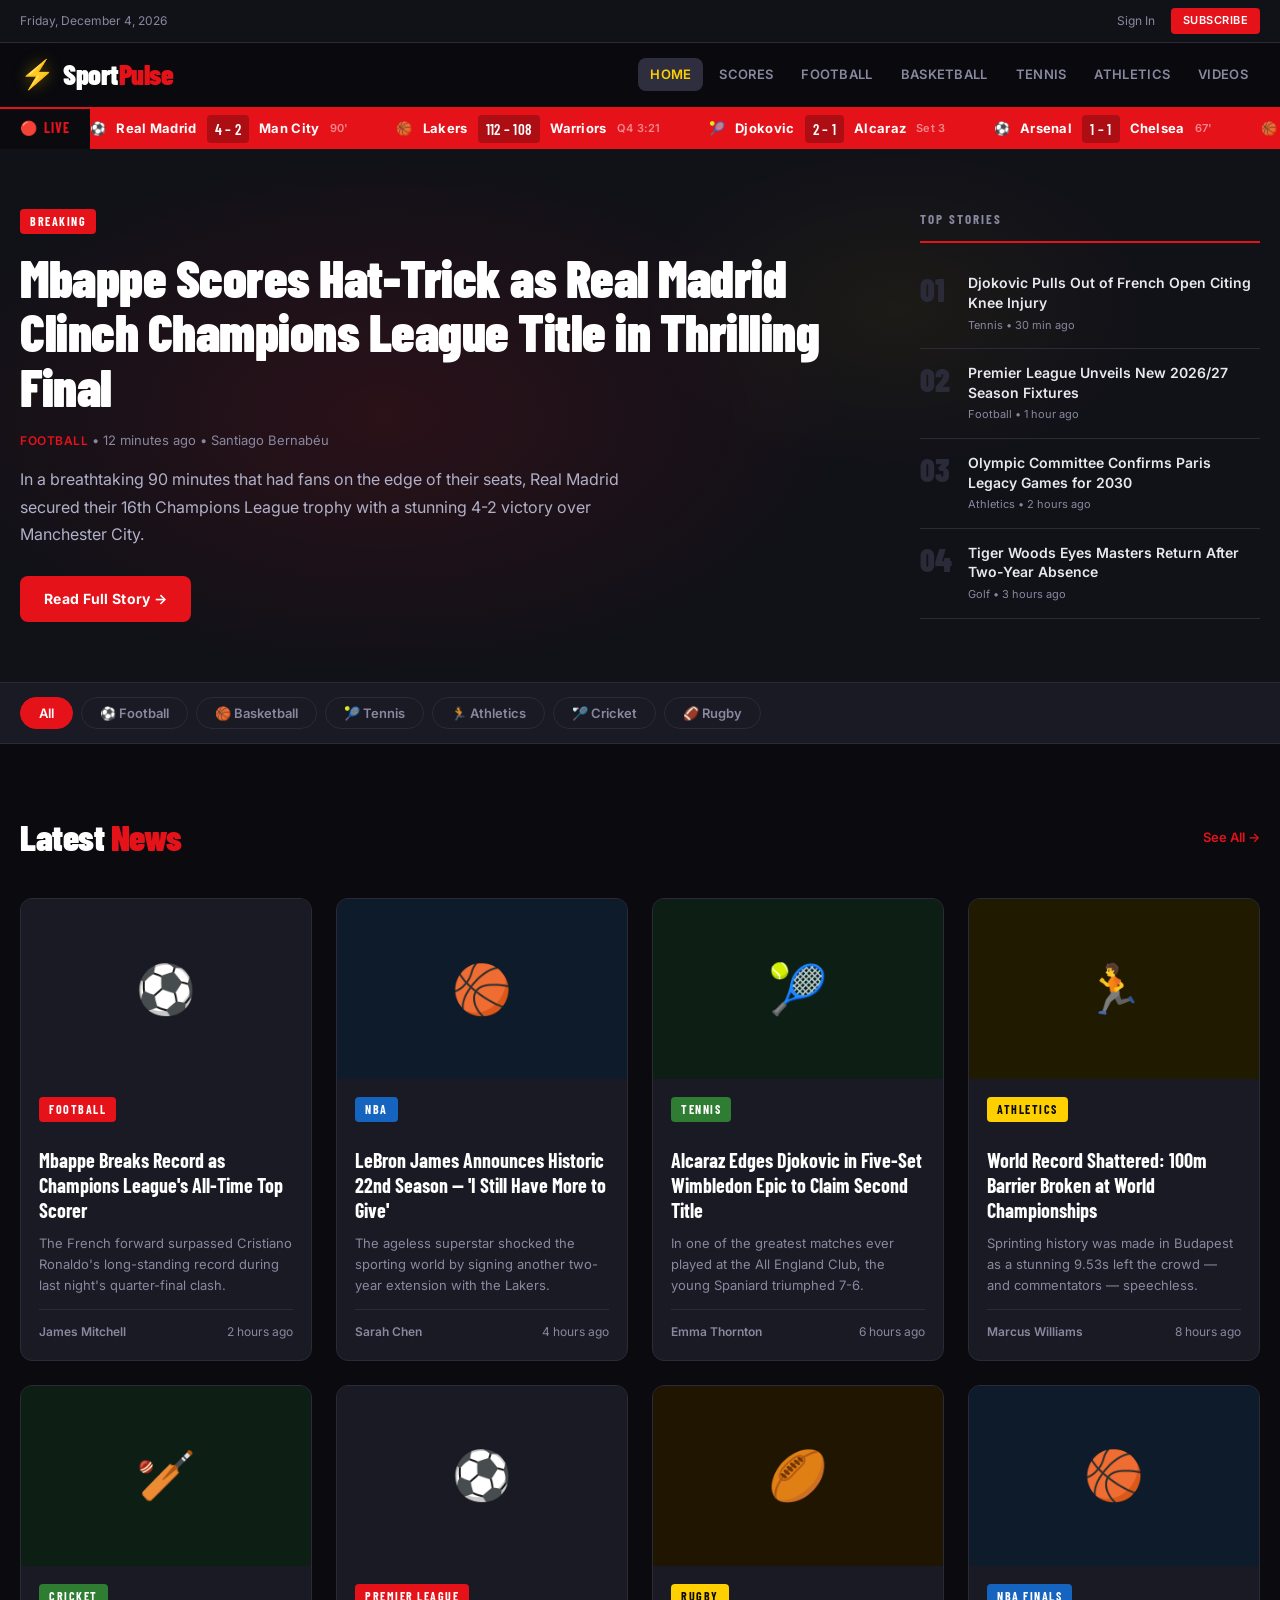
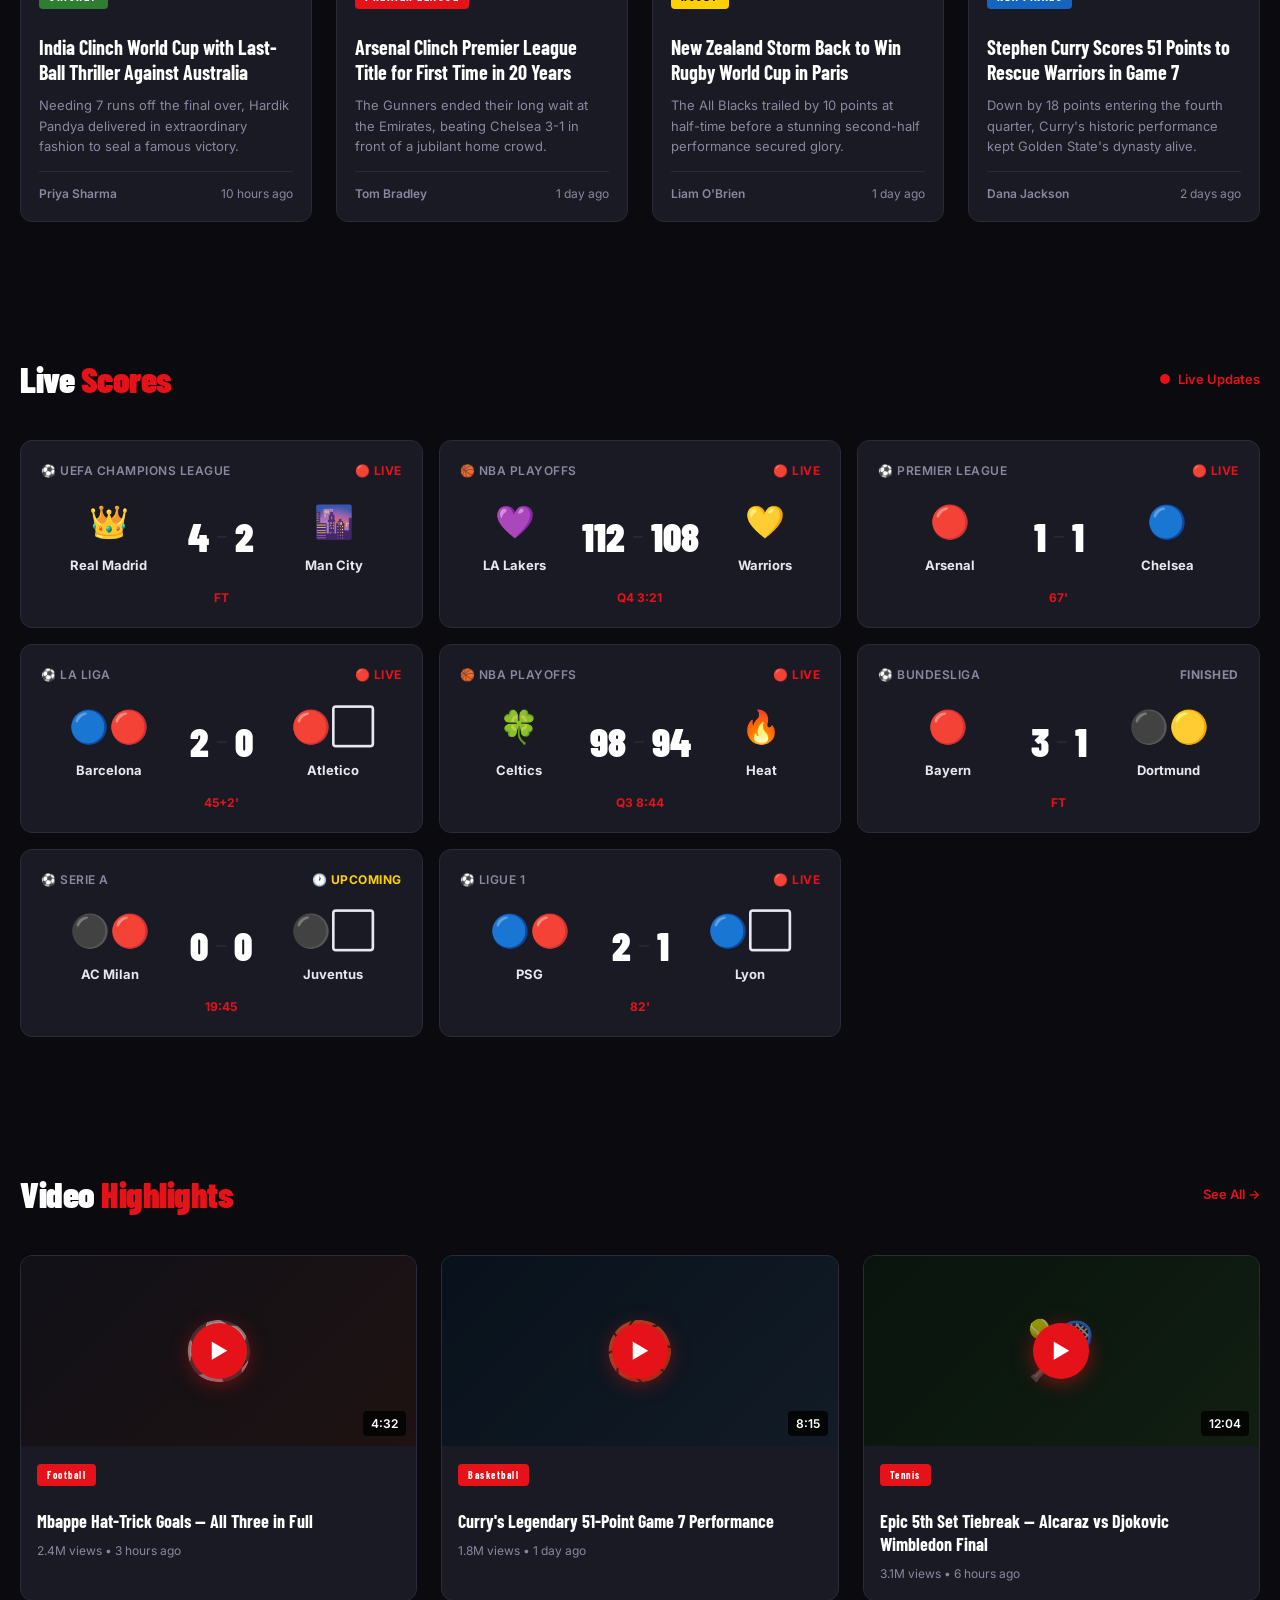
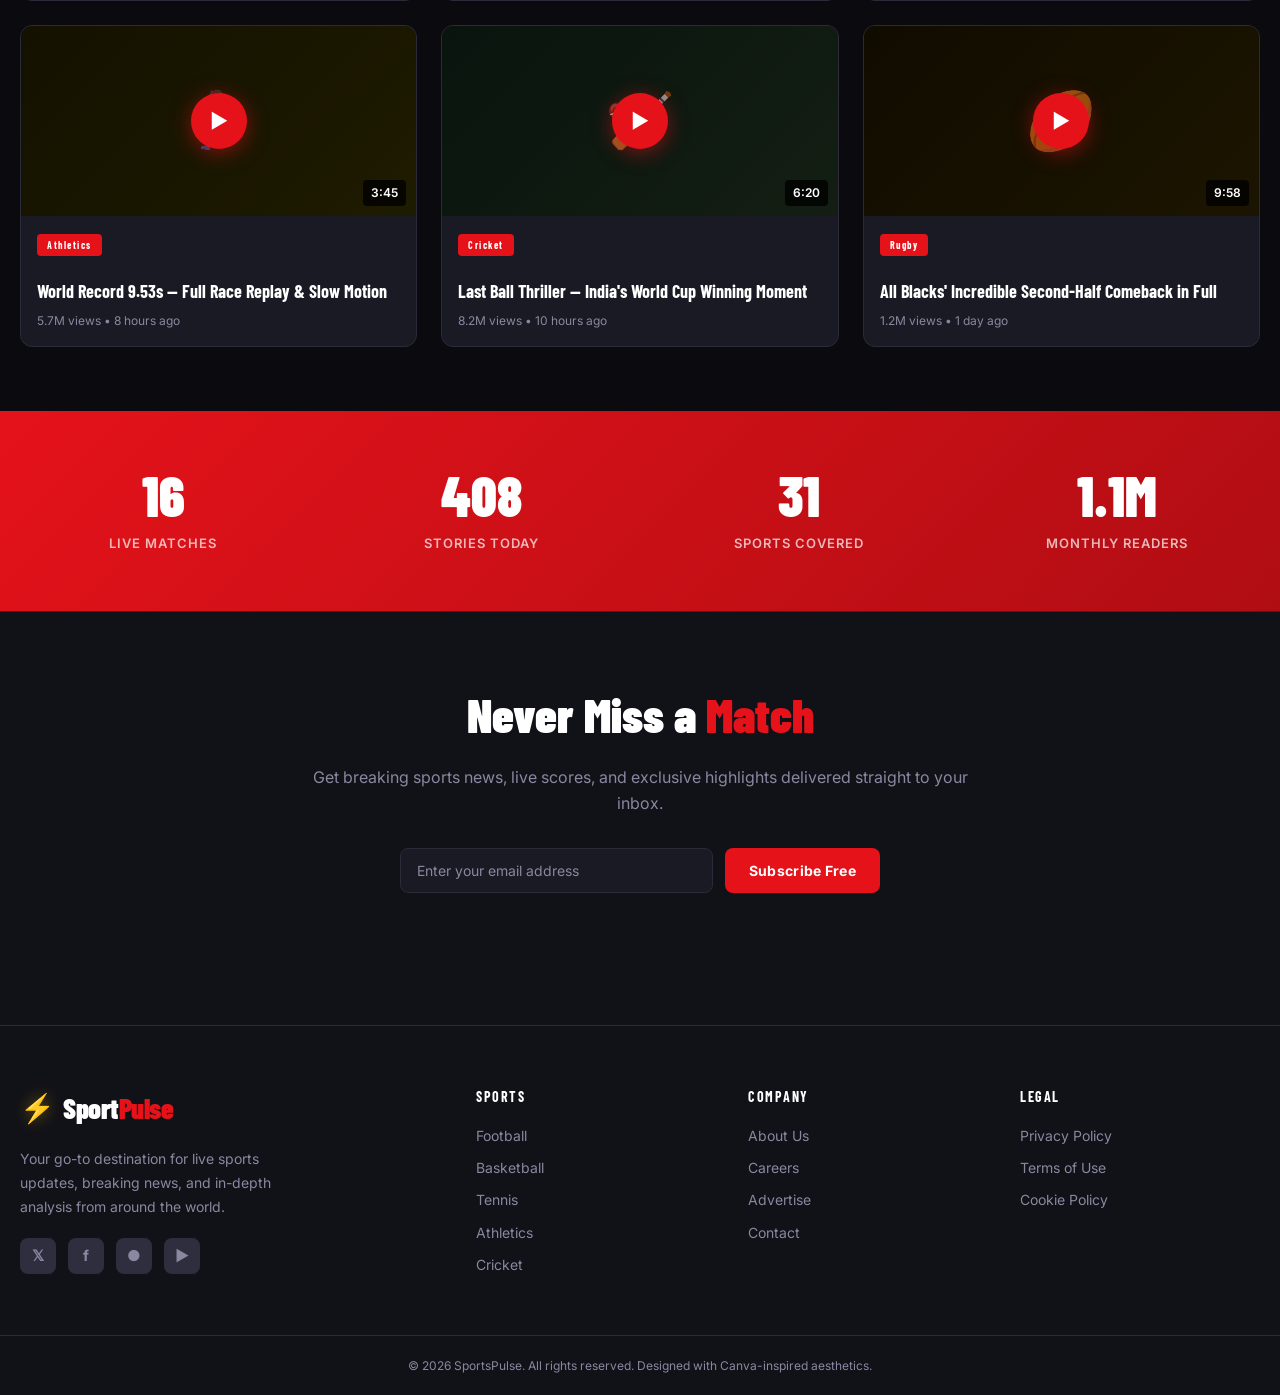
<file: sports-updates/index.html>
<!DOCTYPE html>
<html lang="en">
<head>
  <meta charset="UTF-8" />
  <meta name="viewport" content="width=device-width, initial-scale=1.0" />
  <title>SportsPulse — Live Sports Updates</title>
  <link rel="preconnect" href="https://fonts.googleapis.com" />
  <link rel="preconnect" href="https://fonts.gstatic.com" crossorigin />
  <link href="https://fonts.googleapis.com/css2?family=Barlow+Condensed:ital,wght@0,400;0,600;0,700;0,900;1,700&family=Inter:wght@300;400;500;600;700&display=swap" rel="stylesheet" />
  <link rel="stylesheet" href="styles.css" />
</head>
<body>

  <!-- TOP BAR -->
  <div class="top-bar">
    <div class="container top-bar__inner">
      <span class="top-bar__date" id="currentDate"></span>
      <div class="top-bar__links">
        <a href="#">Sign In</a>
        <a href="#newsletter" class="btn-subscribe">Subscribe</a>
      </div>
    </div>
  </div>

  <!-- HEADER -->
  <header class="header">
    <div class="container header__inner">
      <a href="#" class="logo">
        <span class="logo__icon">&#9889;</span>
        <span class="logo__text">Sport<span class="logo__accent">Pulse</span></span>
      </a>
      <nav class="nav">
        <a href="#" class="nav__link active">Home</a>
        <a href="#scores" class="nav__link">Scores</a>
        <a href="#football" class="nav__link">Football</a>
        <a href="#basketball" class="nav__link">Basketball</a>
        <a href="#tennis" class="nav__link">Tennis</a>
        <a href="#athletics" class="nav__link">Athletics</a>
        <a href="#videos" class="nav__link">Videos</a>
      </nav>
      <button class="hamburger" id="hamburger" aria-label="Menu">
        <span></span><span></span><span></span>
      </button>
    </div>
  </header>

  <!-- LIVE SCORES TICKER -->
  <section class="ticker" id="scores">
    <div class="ticker__label"><span>&#128308;</span> LIVE</div>
    <div class="ticker__track">
      <div class="ticker__content" id="tickerContent"></div>
    </div>
  </section>

  <!-- HERO -->
  <section class="hero">
    <div class="hero__bg"></div>
    <div class="container hero__inner">
      <div class="hero__main">
        <span class="badge badge--red">BREAKING</span>
        <h1 class="hero__title">Mbappe Scores Hat-Trick as Real Madrid Clinch Champions League Title in Thrilling Final</h1>
        <p class="hero__meta"><span class="hero__category">Football</span> &bull; 12 minutes ago &bull; Santiago Bernabéu</p>
        <p class="hero__desc">In a breathtaking 90 minutes that had fans on the edge of their seats, Real Madrid secured their 16th Champions League trophy with a stunning 4-2 victory over Manchester City.</p>
        <a href="#" class="btn btn--primary">Read Full Story &rarr;</a>
      </div>
      <div class="hero__sidebar">
        <h3 class="sidebar__heading">TOP STORIES</h3>
        <div class="sidebar__items" id="topStories"></div>
      </div>
    </div>
  </section>

  <!-- SPORT CATEGORIES NAV -->
  <section class="categories">
    <div class="container categories__inner">
      <button class="cat-btn active" data-filter="all">All</button>
      <button class="cat-btn" data-filter="football">&#9917; Football</button>
      <button class="cat-btn" data-filter="basketball">&#127936; Basketball</button>
      <button class="cat-btn" data-filter="tennis">&#127934; Tennis</button>
      <button class="cat-btn" data-filter="athletics">&#127939; Athletics</button>
      <button class="cat-btn" data-filter="cricket">&#127992; Cricket</button>
      <button class="cat-btn" data-filter="rugby">&#127944; Rugby</button>
    </div>
  </section>

  <!-- NEWS GRID -->
  <section class="news section" id="football">
    <div class="container">
      <div class="section__header">
        <h2 class="section__title">Latest <span class="accent">News</span></h2>
        <a href="#" class="see-all">See All &rarr;</a>
      </div>
      <div class="news__grid" id="newsGrid"></div>
    </div>
  </section>

  <!-- LIVE SCORES TABLE -->
  <section class="scores-section section" id="basketball">
    <div class="container">
      <div class="section__header">
        <h2 class="section__title">Live <span class="accent">Scores</span></h2>
        <span class="live-dot"><span class="dot-pulse"></span> Live Updates</span>
      </div>
      <div class="scores-grid" id="scoresGrid"></div>
    </div>
  </section>

  <!-- VIDEO HIGHLIGHTS -->
  <section class="videos section" id="videos">
    <div class="container">
      <div class="section__header">
        <h2 class="section__title">Video <span class="accent">Highlights</span></h2>
        <a href="#" class="see-all">See All &rarr;</a>
      </div>
      <div class="videos__grid" id="videosGrid"></div>
    </div>
  </section>

  <!-- STATS BANNER -->
  <section class="stats-banner">
    <div class="container stats-banner__inner">
      <div class="stat">
        <span class="stat__number" data-target="48">0</span>
        <span class="stat__label">Live Matches</span>
      </div>
      <div class="stat">
        <span class="stat__number" data-target="1240">0</span>
        <span class="stat__label">Stories Today</span>
      </div>
      <div class="stat">
        <span class="stat__number" data-target="95">0</span>
        <span class="stat__label">Sports Covered</span>
      </div>
      <div class="stat">
        <span class="stat__number" data-target="3200000">0</span>
        <span class="stat__label">Monthly Readers</span>
      </div>
    </div>
  </section>

  <!-- NEWSLETTER -->
  <section class="newsletter section" id="newsletter">
    <div class="container newsletter__inner">
      <div class="newsletter__text">
        <h2>Never Miss a <span class="accent">Match</span></h2>
        <p>Get breaking sports news, live scores, and exclusive highlights delivered straight to your inbox.</p>
      </div>
      <form class="newsletter__form" id="newsletterForm">
        <input type="email" placeholder="Enter your email address" required />
        <button type="submit" class="btn btn--primary">Subscribe Free</button>
      </form>
      <p class="newsletter__note" id="newsletterMsg"></p>
    </div>
  </section>

  <!-- FOOTER -->
  <footer class="footer">
    <div class="container footer__inner">
      <div class="footer__brand">
        <a href="#" class="logo">
          <span class="logo__icon">&#9889;</span>
          <span class="logo__text">Sport<span class="logo__accent">Pulse</span></span>
        </a>
        <p>Your go-to destination for live sports updates, breaking news, and in-depth analysis from around the world.</p>
        <div class="social-links">
          <a href="#" aria-label="Twitter">𝕏</a>
          <a href="#" aria-label="Facebook">f</a>
          <a href="#" aria-label="Instagram">&#9679;</a>
          <a href="#" aria-label="YouTube">&#9654;</a>
        </div>
      </div>
      <div class="footer__links">
        <div class="footer__col">
          <h4>Sports</h4>
          <a href="#">Football</a>
          <a href="#">Basketball</a>
          <a href="#">Tennis</a>
          <a href="#">Athletics</a>
          <a href="#">Cricket</a>
        </div>
        <div class="footer__col">
          <h4>Company</h4>
          <a href="#">About Us</a>
          <a href="#">Careers</a>
          <a href="#">Advertise</a>
          <a href="#">Contact</a>
        </div>
        <div class="footer__col">
          <h4>Legal</h4>
          <a href="#">Privacy Policy</a>
          <a href="#">Terms of Use</a>
          <a href="#">Cookie Policy</a>
        </div>
      </div>
    </div>
    <div class="footer__bottom">
      <div class="container">
        <p>&copy; 2026 SportsPulse. All rights reserved. Designed with Canva-inspired aesthetics.</p>
      </div>
    </div>
  </footer>

  <script src="app.js"></script>
</body>
</html>
</file>
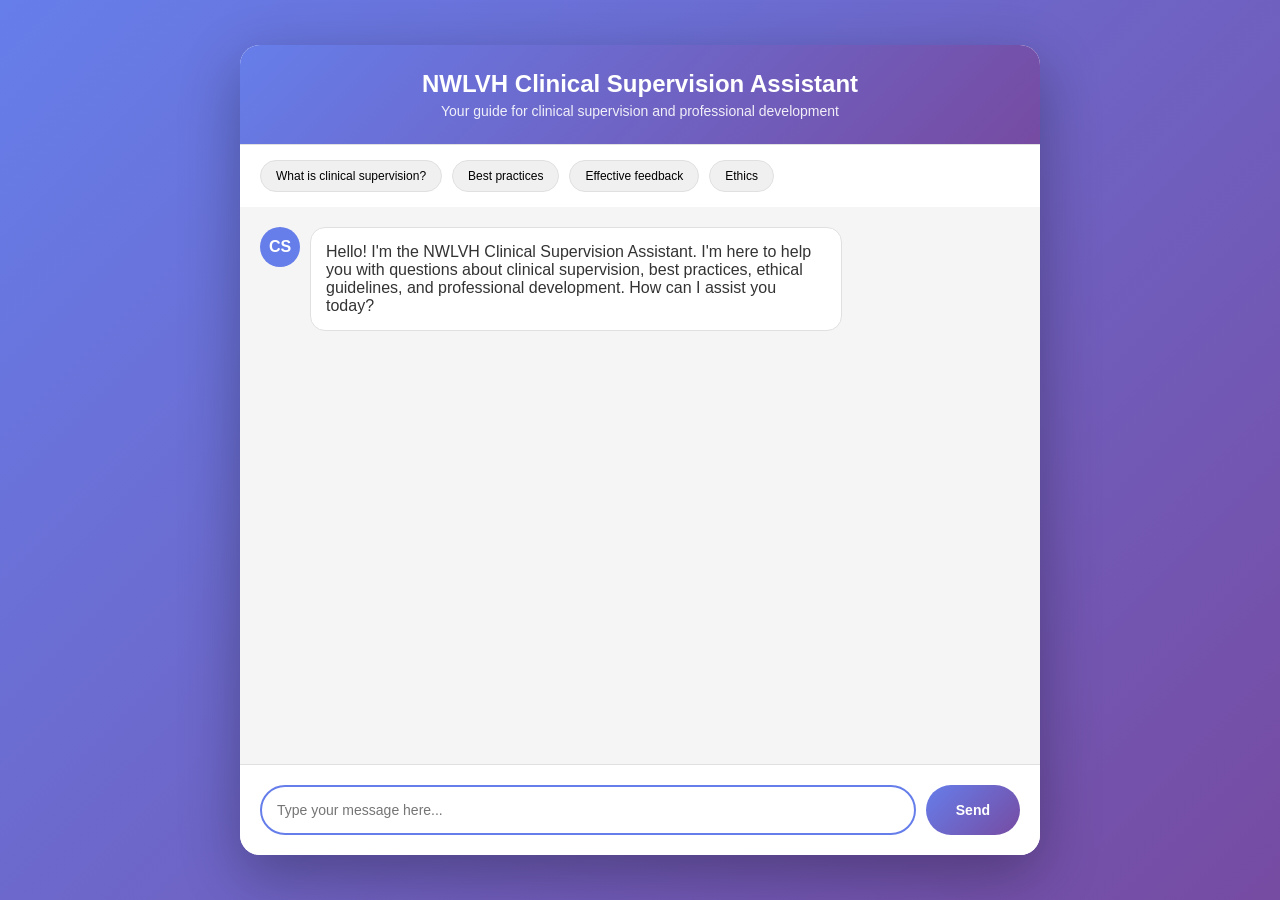
<file: chatbot.html>
<!DOCTYPE html>
<html lang="en">
<head>
    <meta charset="UTF-8">
    <meta name="viewport" content="width=device-width, initial-scale=1.0">
    <title>NWLVH Clinical Supervision Chatbot</title>
    <style>
        * {
            margin: 0;
            padding: 0;
            box-sizing: border-box;
        }

        body {
            font-family: 'Segoe UI', Tahoma, Geneva, Verdana, sans-serif;
            background: linear-gradient(135deg, #667eea 0%, #764ba2 100%);
            height: 100vh;
            display: flex;
            justify-content: center;
            align-items: center;
            padding: 20px;
        }

        .chatbot-container {
            width: 100%;
            max-width: 800px;
            height: 90vh;
            background: white;
            border-radius: 20px;
            box-shadow: 0 20px 60px rgba(0, 0, 0, 0.3);
            display: flex;
            flex-direction: column;
            overflow: hidden;
        }

        .chatbot-header {
            background: linear-gradient(135deg, #667eea 0%, #764ba2 100%);
            color: white;
            padding: 25px;
            text-align: center;
            box-shadow: 0 2px 10px rgba(0, 0, 0, 0.1);
        }

        .chatbot-header h1 {
            font-size: 24px;
            margin-bottom: 5px;
        }

        .chatbot-header p {
            font-size: 14px;
            opacity: 0.9;
        }

        .chat-messages {
            flex: 1;
            padding: 20px;
            overflow-y: auto;
            background: #f5f5f5;
        }

        .message {
            margin-bottom: 20px;
            display: flex;
            align-items: flex-start;
            animation: fadeIn 0.3s ease-in;
        }

        @keyframes fadeIn {
            from {
                opacity: 0;
                transform: translateY(10px);
            }
            to {
                opacity: 1;
                transform: translateY(0);
            }
        }

        .message.user {
            flex-direction: row-reverse;
        }

        .message-content {
            max-width: 70%;
            padding: 15px;
            border-radius: 15px;
            position: relative;
        }

        .message.bot .message-content {
            background: white;
            color: #333;
            border: 1px solid #e0e0e0;
            margin-left: 10px;
        }

        .message.user .message-content {
            background: linear-gradient(135deg, #667eea 0%, #764ba2 100%);
            color: white;
            margin-right: 10px;
        }

        .message-avatar {
            width: 40px;
            height: 40px;
            border-radius: 50%;
            display: flex;
            align-items: center;
            justify-content: center;
            font-weight: bold;
            flex-shrink: 0;
        }

        .message.bot .message-avatar {
            background: #667eea;
            color: white;
        }

        .message.user .message-avatar {
            background: #764ba2;
            color: white;
        }

        .chat-input-container {
            padding: 20px;
            background: white;
            border-top: 1px solid #e0e0e0;
            display: flex;
            gap: 10px;
        }

        .chat-input {
            flex: 1;
            padding: 15px;
            border: 2px solid #e0e0e0;
            border-radius: 25px;
            font-size: 14px;
            outline: none;
            transition: border-color 0.3s;
        }

        .chat-input:focus {
            border-color: #667eea;
        }

        .send-button {
            padding: 15px 30px;
            background: linear-gradient(135deg, #667eea 0%, #764ba2 100%);
            color: white;
            border: none;
            border-radius: 25px;
            cursor: pointer;
            font-size: 14px;
            font-weight: bold;
            transition: transform 0.2s, box-shadow 0.2s;
        }

        .send-button:hover {
            transform: translateY(-2px);
            box-shadow: 0 5px 15px rgba(102, 126, 234, 0.4);
        }

        .send-button:active {
            transform: translateY(0);
        }

        .send-button:disabled {
            opacity: 0.5;
            cursor: not-allowed;
            transform: none;
        }

        .typing-indicator {
            display: none;
            padding: 15px;
            background: white;
            border-radius: 15px;
            margin-left: 50px;
            margin-bottom: 20px;
            border: 1px solid #e0e0e0;
            width: fit-content;
        }

        .typing-indicator.active {
            display: block;
        }

        .typing-indicator span {
            height: 10px;
            width: 10px;
            background: #667eea;
            border-radius: 50%;
            display: inline-block;
            margin: 0 2px;
            animation: typing 1.4s infinite;
        }

        .typing-indicator span:nth-child(2) {
            animation-delay: 0.2s;
        }

        .typing-indicator span:nth-child(3) {
            animation-delay: 0.4s;
        }

        @keyframes typing {
            0%, 60%, 100% {
                transform: translateY(0);
                opacity: 0.7;
            }
            30% {
                transform: translateY(-10px);
                opacity: 1;
            }
        }

        .quick-actions {
            padding: 15px 20px;
            background: white;
            border-top: 1px solid #e0e0e0;
            display: flex;
            gap: 10px;
            flex-wrap: wrap;
        }

        .quick-action-btn {
            padding: 8px 15px;
            background: #f0f0f0;
            border: 1px solid #e0e0e0;
            border-radius: 20px;
            cursor: pointer;
            font-size: 12px;
            transition: all 0.3s;
        }

        .quick-action-btn:hover {
            background: #667eea;
            color: white;
            border-color: #667eea;
        }
    </style>
</head>
<body>
    <div class="chatbot-container">
        <div class="chatbot-header">
            <h1>NWLVH Clinical Supervision Assistant</h1>
            <p>Your guide for clinical supervision and professional development</p>
        </div>

        <div class="quick-actions" id="quickActions">
            <button class="quick-action-btn" onclick="sendQuickMessage('What is clinical supervision?')">What is clinical supervision?</button>
            <button class="quick-action-btn" onclick="sendQuickMessage('Best practices for supervision sessions')">Best practices</button>
            <button class="quick-action-btn" onclick="sendQuickMessage('How to provide effective feedback')">Effective feedback</button>
            <button class="quick-action-btn" onclick="sendQuickMessage('Ethical considerations in supervision')">Ethics</button>
        </div>

        <div class="chat-messages" id="chatMessages">
            <div class="message bot">
                <div class="message-avatar">CS</div>
                <div class="message-content">
                    Hello! I'm the NWLVH Clinical Supervision Assistant. I'm here to help you with questions about clinical supervision, best practices, ethical guidelines, and professional development. How can I assist you today?
                </div>
            </div>
        </div>

        <div class="typing-indicator" id="typingIndicator">
            <span></span>
            <span></span>
            <span></span>
        </div>

        <div class="chat-input-container">
            <input
                type="text"
                class="chat-input"
                id="chatInput"
                placeholder="Type your message here..."
                onkeypress="handleKeyPress(event)"
            >
            <button class="send-button" id="sendButton" onclick="sendMessage()">Send</button>
        </div>
    </div>

    <script>
        const chatMessages = document.getElementById('chatMessages');
        const chatInput = document.getElementById('chatInput');
        const sendButton = document.getElementById('sendButton');
        const typingIndicator = document.getElementById('typingIndicator');

        const knowledgeBase = {
            'clinical supervision': {
                keywords: ['what is', 'define', 'clinical supervision', 'supervision', 'cs'],
                response: "Clinical supervision is a formal process of professional support and learning that enables practitioners to develop knowledge and competence, assume responsibility for their own practice, and enhance patient protection and safety. It involves regular meetings between a supervisor and supervisee to reflect on practice, discuss cases, and support professional development."
            },
            'best practices': {
                keywords: ['best practice', 'guidelines', 'effective', 'how to'],
                response: "Best practices for clinical supervision include:\n\n1. Regular scheduled sessions (typically weekly or bi-weekly)\n2. Clear goals and expectations\n3. Confidential and safe environment\n4. Active listening and reflection\n5. Constructive feedback\n6. Documentation of sessions\n7. Focus on both clinical skills and personal development\n8. Adherence to ethical guidelines\n9. Cultural sensitivity and awareness\n10. Continuous evaluation of the supervision process"
            },
            'feedback': {
                keywords: ['feedback', 'critique', 'evaluation', 'assessment'],
                response: "Effective feedback in clinical supervision should be:\n\n- Specific and concrete (not vague)\n- Timely (given soon after observation)\n- Balanced (highlighting both strengths and areas for growth)\n- Actionable (providing clear steps for improvement)\n- Supportive (delivered with empathy and respect)\n- Focused on behavior, not personality\n- Two-way (encouraging dialogue and reflection)\n\nRemember: The goal is growth and development, not criticism."
            },
            'ethics': {
                keywords: ['ethical', 'ethics', 'boundaries', 'confidentiality', 'dual relationship'],
                response: "Key ethical considerations in clinical supervision include:\n\n1. Confidentiality (with clear limits)\n2. Maintaining professional boundaries\n3. Avoiding dual relationships\n4. Competence and scope of practice\n5. Informed consent\n6. Documentation and record-keeping\n7. Cultural competence and sensitivity\n8. Duty to warn and mandatory reporting\n9. Power dynamics awareness\n10. Regular ethical consultation and review\n\nAlways refer to your professional code of ethics and organizational policies."
            },
            'models': {
                keywords: ['model', 'framework', 'approach', 'theory'],
                response: "Common clinical supervision models include:\n\n1. **Developmental Models** - Focus on the supervisee's developmental stage\n2. **Process Models** - Emphasize the supervision relationship and process\n3. **Reflective Models** - Encourage critical reflection on practice\n4. **Competency-Based Models** - Focus on specific skills and competencies\n5. **Integrated Models** - Combine elements from multiple approaches\n\nThe choice of model depends on context, supervisee needs, and organizational requirements."
            },
            'challenges': {
                keywords: ['challenge', 'difficult', 'problem', 'issue', 'struggle'],
                response: "Common challenges in clinical supervision and solutions:\n\n- **Time constraints**: Schedule regular sessions and protect that time\n- **Resistance from supervisee**: Explore concerns openly and collaboratively\n- **Performance issues**: Address promptly with clear feedback and action plans\n- **Personality conflicts**: Focus on professional goals and seek consultation if needed\n- **Boundary violations**: Re-establish clear boundaries and expectations\n- **Cultural differences**: Engage in cultural humility and ongoing learning\n\nRemember: Seeking consultation or supervision of supervision is a sign of professional strength."
            },
            'documentation': {
                keywords: ['document', 'record', 'notes', 'paperwork'],
                response: "Documentation in clinical supervision should include:\n\n1. Date and duration of session\n2. Topics discussed\n3. Cases reviewed\n4. Goals set and progress made\n5. Feedback provided\n6. Action items and follow-up needed\n7. Any concerns or issues raised\n8. Supervisee's signature (when applicable)\n\nDocumentation serves legal, professional, and quality improvement purposes. Keep records secure and follow organizational policies."
            },
            'frequency': {
                keywords: ['how often', 'frequency', 'schedule', 'regular'],
                response: "Recommended supervision frequency varies by:\n\n- **New practitioners**: Weekly sessions (60-90 minutes)\n- **Developing practitioners**: Bi-weekly sessions (60 minutes)\n- **Experienced practitioners**: Monthly sessions or as needed\n- **Crisis situations**: More frequent as required\n\nConsistency is key. Regular, scheduled sessions are more effective than sporadic meetings. Adjust frequency based on supervisee needs, complexity of cases, and organizational requirements."
            }
        };

        function handleKeyPress(event) {
            if (event.key === 'Enter') {
                sendMessage();
            }
        }

        function sendQuickMessage(message) {
            chatInput.value = message;
            sendMessage();
        }

        function sendMessage() {
            const message = chatInput.value.trim();
            if (!message) return;

            addMessage(message, 'user');
            chatInput.value = '';
            chatInput.disabled = true;
            sendButton.disabled = true;

            typingIndicator.classList.add('active');
            chatMessages.scrollTop = chatMessages.scrollHeight;

            setTimeout(() => {
                const response = generateResponse(message);
                typingIndicator.classList.remove('active');
                addMessage(response, 'bot');
                chatInput.disabled = false;
                sendButton.disabled = false;
                chatInput.focus();
            }, 1000 + Math.random() * 1000);
        }

        function addMessage(content, sender) {
            const messageDiv = document.createElement('div');
            messageDiv.className = `message ${sender}`;

            const avatar = document.createElement('div');
            avatar.className = 'message-avatar';
            avatar.textContent = sender === 'bot' ? 'CS' : 'You';

            const contentDiv = document.createElement('div');
            contentDiv.className = 'message-content';
            contentDiv.textContent = content;

            messageDiv.appendChild(avatar);
            messageDiv.appendChild(contentDiv);

            chatMessages.appendChild(messageDiv);
            chatMessages.scrollTop = chatMessages.scrollHeight;
        }

        function generateResponse(userMessage) {
            const messageLower = userMessage.toLowerCase();

            for (const [key, data] of Object.entries(knowledgeBase)) {
                for (const keyword of data.keywords) {
                    if (messageLower.includes(keyword)) {
                        return data.response;
                    }
                }
            }

            if (messageLower.includes('hello') || messageLower.includes('hi') || messageLower.includes('hey')) {
                return "Hello! How can I help you with clinical supervision today?";
            }

            if (messageLower.includes('thank')) {
                return "You're welcome! Feel free to ask if you have any other questions about clinical supervision.";
            }

            if (messageLower.includes('help')) {
                return "I can help you with:\n- Clinical supervision concepts and definitions\n- Best practices and guidelines\n- Providing effective feedback\n- Ethical considerations\n- Supervision models and frameworks\n- Common challenges and solutions\n- Documentation requirements\n- Session frequency and structure\n\nWhat would you like to know more about?";
            }

            return "That's an interesting question. While I can provide general information about clinical supervision, best practices, ethics, feedback, and common challenges, I may need more context. Could you rephrase your question or ask about a specific aspect of clinical supervision? You can also use the quick action buttons above for common topics.";
        }

        chatInput.focus();
    </script>
</body>
</html>
</file>
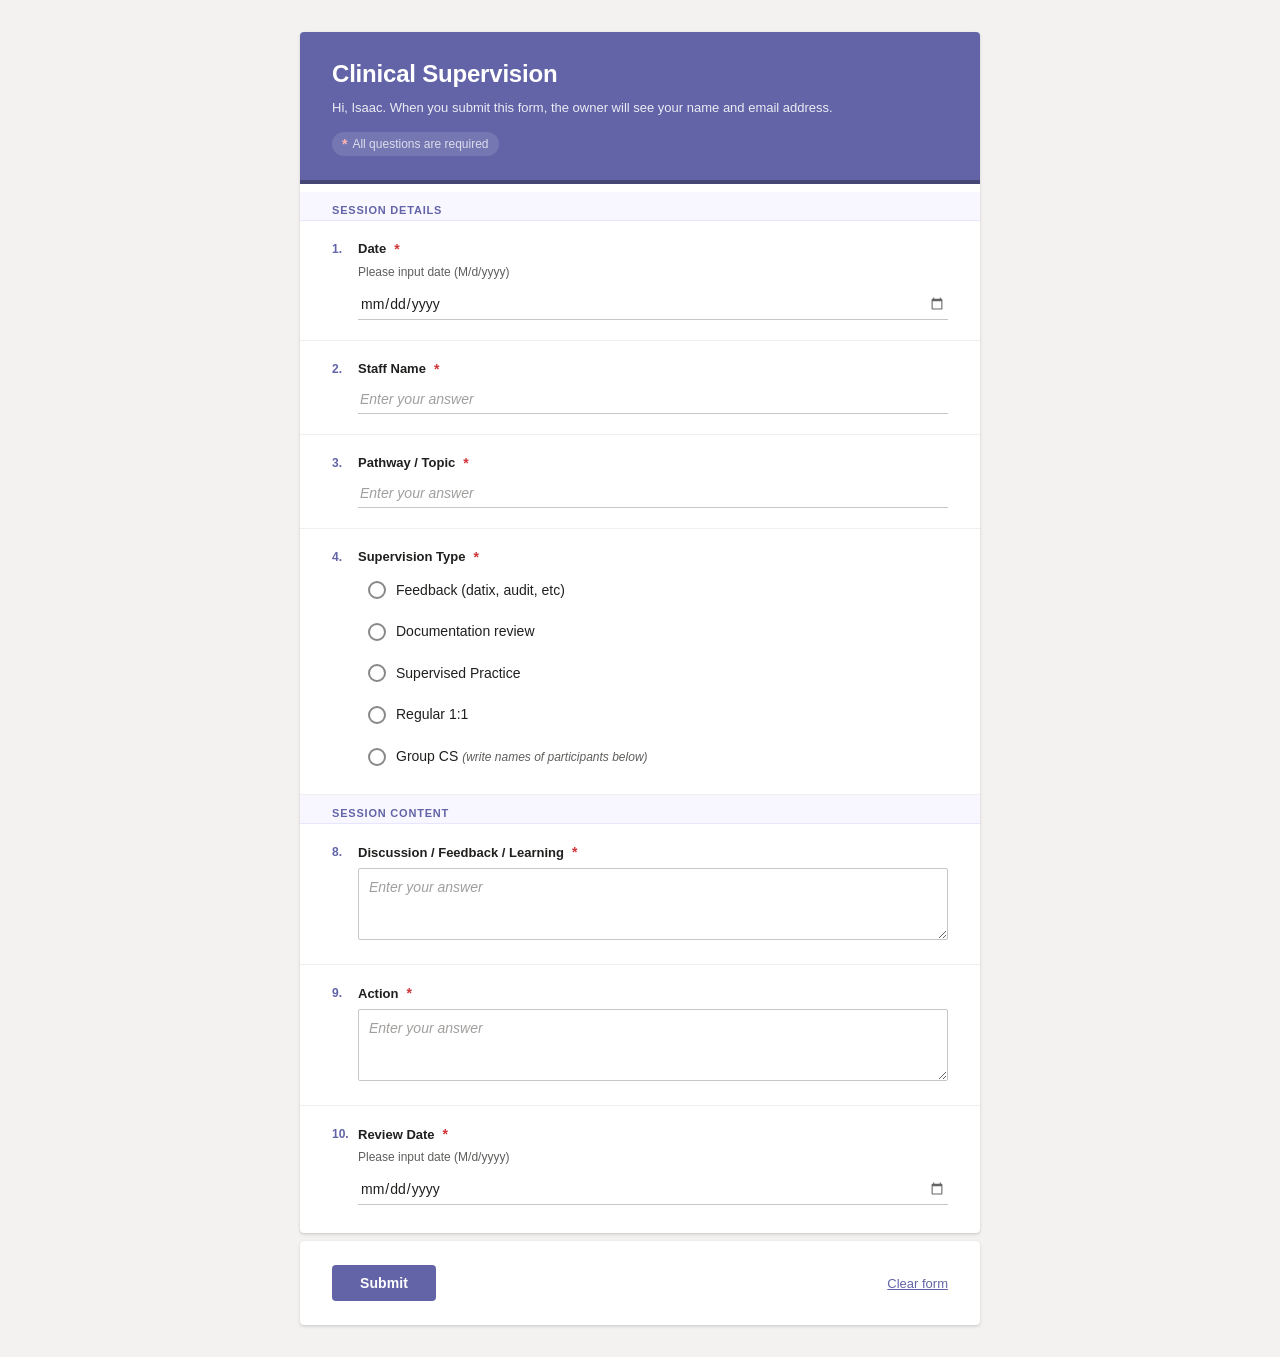
<file: cs_form.html>
<!DOCTYPE html>
<html lang="en">
<head>
    <meta charset="UTF-8">
    <meta name="viewport" content="width=device-width, initial-scale=1.0">
    <title>Clinical Supervision</title>
    <style>
        * {
            margin: 0;
            padding: 0;
            box-sizing: border-box;
        }

        body {
            font-family: 'Segoe UI', Tahoma, Geneva, Verdana, sans-serif;
            background: #f3f2f1;
            min-height: 100vh;
            padding: 32px 16px;
            color: #201f1e;
        }

        .form-wrapper {
            max-width: 680px;
            margin: 0 auto;
        }

        /* Top accent bar */
        .form-card {
            background: #ffffff;
            border-radius: 4px;
            box-shadow: 0 1.6px 3.6px rgba(0,0,0,0.13), 0 0.3px 0.9px rgba(0,0,0,0.11);
            overflow: hidden;
            margin-bottom: 8px;
        }

        .form-header {
            background: #6264a7;
            padding: 28px 32px 24px;
            border-bottom: 4px solid #464775;
        }

        .form-header h1 {
            font-size: 24px;
            font-weight: 600;
            color: #ffffff;
            letter-spacing: -0.2px;
        }

        .form-header .subtitle {
            margin-top: 10px;
            font-size: 13px;
            color: rgba(255,255,255,0.88);
            line-height: 1.5;
        }

        .required-notice {
            display: inline-flex;
            align-items: center;
            gap: 5px;
            margin-top: 14px;
            font-size: 12px;
            color: rgba(255,255,255,0.75);
            background: rgba(255,255,255,0.12);
            padding: 4px 10px;
            border-radius: 12px;
        }

        .required-notice::before {
            content: '*';
            color: #ffb3b3;
            font-size: 14px;
            font-weight: 700;
        }

        .form-body {
            padding: 8px 0;
        }

        .question-block {
            padding: 20px 32px;
            border-bottom: 1px solid #f0efee;
            transition: background 0.15s;
        }

        .question-block:last-child {
            border-bottom: none;
        }

        .question-block:focus-within {
            background: #faf9f8;
        }

        .question-label {
            font-size: 13px;
            font-weight: 600;
            color: #201f1e;
            margin-bottom: 8px;
            display: flex;
            align-items: center;
            gap: 6px;
        }

        .question-number {
            color: #6264a7;
            font-weight: 700;
            font-size: 12px;
            min-width: 20px;
        }

        .required-star {
            color: #d13438;
            font-size: 14px;
            margin-left: 2px;
        }

        .hint-text {
            font-size: 12px;
            color: #605e5c;
            margin-bottom: 10px;
            margin-left: 26px;
        }

        /* Text inputs */
        .form-input,
        .form-textarea {
            width: 100%;
            border: none;
            border-bottom: 1px solid #c8c6c4;
            background: transparent;
            font-family: 'Segoe UI', Tahoma, Geneva, Verdana, sans-serif;
            font-size: 14px;
            color: #201f1e;
            padding: 6px 2px;
            outline: none;
            transition: border-color 0.15s;
            margin-left: 26px;
            width: calc(100% - 26px);
        }

        .form-input::placeholder,
        .form-textarea::placeholder {
            color: #a19f9d;
            font-style: italic;
        }

        .form-input:focus,
        .form-textarea:focus {
            border-bottom: 2px solid #6264a7;
        }

        .form-input[type="date"] {
            cursor: pointer;
            color: #201f1e;
        }

        .form-input[type="date"]::-webkit-calendar-picker-indicator {
            cursor: pointer;
            opacity: 0.6;
        }

        .form-input[type="time"] {
            cursor: pointer;
        }

        .form-textarea {
            resize: vertical;
            min-height: 72px;
            border: 1px solid #c8c6c4;
            border-radius: 2px;
            padding: 8px 10px;
            margin-left: 26px;
            width: calc(100% - 26px);
            line-height: 1.5;
        }

        .form-textarea:focus {
            border: 2px solid #6264a7;
        }

        /* Radio / Checkbox options */
        .options-list {
            margin-left: 26px;
            display: flex;
            flex-direction: column;
            gap: 6px;
        }

        .option-item {
            display: flex;
            align-items: center;
            gap: 10px;
            padding: 8px 10px;
            border-radius: 3px;
            cursor: pointer;
            transition: background 0.12s;
        }

        .option-item:hover {
            background: #edebe9;
        }

        .option-item input[type="radio"] {
            appearance: none;
            -webkit-appearance: none;
            width: 18px;
            height: 18px;
            border: 2px solid #8a8886;
            border-radius: 50%;
            flex-shrink: 0;
            cursor: pointer;
            position: relative;
            transition: border-color 0.15s;
        }

        .option-item input[type="radio"]:checked {
            border-color: #6264a7;
        }

        .option-item input[type="radio"]:checked::after {
            content: '';
            position: absolute;
            top: 50%;
            left: 50%;
            transform: translate(-50%, -50%);
            width: 8px;
            height: 8px;
            background: #6264a7;
            border-radius: 50%;
        }

        .option-item label {
            font-size: 14px;
            color: #201f1e;
            cursor: pointer;
            line-height: 1.4;
        }

        /* Conditional section */
        .conditional-field {
            display: none;
            margin-top: 4px;
            background: #f8f7ff;
            border-left: 3px solid #6264a7;
            padding: 16px 20px 16px 16px;
            border-radius: 0 3px 3px 0;
        }

        .conditional-field.visible {
            display: block;
        }

        .conditional-field .form-input,
        .conditional-field .form-textarea {
            margin-left: 0;
            width: 100%;
        }

        .conditional-label {
            font-size: 12px;
            font-weight: 600;
            color: #6264a7;
            margin-bottom: 8px;
        }

        /* Time row */
        .time-row {
            display: flex;
            gap: 24px;
        }

        .time-field {
            flex: 1;
        }

        .time-field .sub-label {
            font-size: 12px;
            font-weight: 600;
            color: #605e5c;
            margin-bottom: 6px;
        }

        /* Submit section */
        .submit-section {
            background: #ffffff;
            border-radius: 4px;
            box-shadow: 0 1.6px 3.6px rgba(0,0,0,0.13), 0 0.3px 0.9px rgba(0,0,0,0.11);
            padding: 24px 32px;
            display: flex;
            align-items: center;
            justify-content: space-between;
            flex-wrap: gap;
        }

        .submit-btn {
            background: #6264a7;
            color: #ffffff;
            border: none;
            border-radius: 4px;
            padding: 10px 28px;
            font-family: 'Segoe UI', Tahoma, Geneva, Verdana, sans-serif;
            font-size: 14px;
            font-weight: 600;
            cursor: pointer;
            letter-spacing: 0.1px;
            transition: background 0.15s, box-shadow 0.15s;
        }

        .submit-btn:hover {
            background: #4f4f8a;
            box-shadow: 0 2px 8px rgba(98,100,167,0.35);
        }

        .submit-btn:active {
            background: #3d3d6b;
        }

        .clear-btn {
            background: transparent;
            color: #6264a7;
            border: none;
            font-family: 'Segoe UI', Tahoma, Geneva, Verdana, sans-serif;
            font-size: 13px;
            cursor: pointer;
            text-decoration: underline;
            padding: 0;
        }

        .clear-btn:hover {
            color: #3d3d6b;
        }

        /* Success banner */
        .success-banner {
            display: none;
            background: #dff6dd;
            border: 1px solid #107c10;
            border-radius: 4px;
            padding: 16px 24px;
            margin-bottom: 16px;
            color: #107c10;
            font-size: 14px;
            font-weight: 600;
            align-items: center;
            gap: 10px;
        }

        .success-banner.show {
            display: flex;
        }

        .success-icon {
            font-size: 20px;
        }

        /* Validation */
        .error-msg {
            font-size: 12px;
            color: #d13438;
            margin-top: 4px;
            margin-left: 26px;
            display: none;
        }

        .error-msg.show {
            display: block;
        }

        .form-input.invalid,
        .form-textarea.invalid {
            border-bottom-color: #d13438;
        }

        .form-textarea.invalid {
            border-color: #d13438;
        }

        /* Teams-style divider label */
        .section-divider {
            padding: 12px 32px 4px;
            font-size: 11px;
            font-weight: 700;
            text-transform: uppercase;
            letter-spacing: 0.8px;
            color: #6264a7;
            background: #f8f7ff;
            border-bottom: 1px solid #e8e6ff;
        }

        @media (max-width: 600px) {
            body { padding: 16px 8px; }
            .form-header { padding: 20px 20px 18px; }
            .question-block { padding: 16px 20px; }
            .submit-section { padding: 20px; flex-direction: column; align-items: flex-start; gap: 12px; }
            .time-row { flex-direction: column; gap: 14px; }
            .section-divider { padding: 10px 20px 4px; }
        }
    </style>
</head>
<body>
    <div class="form-wrapper">

        <div class="success-banner" id="successBanner">
            <span class="success-icon">&#10003;</span>
            Your response has been submitted. Thank you, Isaac.
        </div>

        <div class="form-card" id="formCard">
            <!-- Header -->
            <div class="form-header">
                <h1>Clinical Supervision</h1>
                <p class="subtitle">Hi, Isaac. When you submit this form, the owner will see your name and email address.</p>
                <span class="required-notice">All questions are required</span>
            </div>

            <form id="csForm" novalidate>
                <div class="form-body">

                    <!-- Section: Session Details -->
                    <div class="section-divider">Session Details</div>

                    <!-- 1. Date -->
                    <div class="question-block">
                        <div class="question-label">
                            <span class="question-number">1.</span>
                            Date
                            <span class="required-star">*</span>
                        </div>
                        <p class="hint-text">Please input date (M/d/yyyy)</p>
                        <input
                            type="date"
                            class="form-input"
                            id="sessionDate"
                            name="sessionDate"
                            required
                        >
                        <div class="error-msg" id="sessionDateError">Please select a date.</div>
                    </div>

                    <!-- 2. Staff Name -->
                    <div class="question-block">
                        <div class="question-label">
                            <span class="question-number">2.</span>
                            Staff Name
                            <span class="required-star">*</span>
                        </div>
                        <input
                            type="text"
                            class="form-input"
                            id="staffName"
                            name="staffName"
                            placeholder="Enter your answer"
                            required
                        >
                        <div class="error-msg" id="staffNameError">Please enter the staff name.</div>
                    </div>

                    <!-- 3. Pathway / Topic -->
                    <div class="question-block">
                        <div class="question-label">
                            <span class="question-number">3.</span>
                            Pathway / Topic
                            <span class="required-star">*</span>
                        </div>
                        <input
                            type="text"
                            class="form-input"
                            id="pathwayTopic"
                            name="pathwayTopic"
                            placeholder="Enter your answer"
                            required
                        >
                        <div class="error-msg" id="pathwayTopicError">Please enter the pathway or topic.</div>
                    </div>

                    <!-- 4. Supervision Type -->
                    <div class="question-block">
                        <div class="question-label">
                            <span class="question-number">4.</span>
                            Supervision Type
                            <span class="required-star">*</span>
                        </div>
                        <div class="options-list" role="radiogroup" aria-label="Supervision Type">
                            <label class="option-item">
                                <input type="radio" name="supervisionType" value="Feedback" onchange="handleSupervisionChange(this)">
                                <label>Feedback (datix, audit, etc)</label>
                            </label>
                            <label class="option-item">
                                <input type="radio" name="supervisionType" value="Documentation Review" onchange="handleSupervisionChange(this)">
                                <label>Documentation review</label>
                            </label>
                            <label class="option-item">
                                <input type="radio" name="supervisionType" value="Supervised Practice" onchange="handleSupervisionChange(this)">
                                <label>Supervised Practice</label>
                            </label>
                            <label class="option-item">
                                <input type="radio" name="supervisionType" value="Regular 1:1" onchange="handleSupervisionChange(this)">
                                <label>Regular 1:1</label>
                            </label>
                            <label class="option-item">
                                <input type="radio" name="supervisionType" value="Group CS" onchange="handleSupervisionChange(this)">
                                <label>Group CS <em style="color:#605e5c;font-size:12px;">(write names of participants below)</em></label>
                            </label>
                        </div>
                        <div class="error-msg" id="supervisionTypeError">Please select a supervision type.</div>

                        <!-- Conditional: Group CS participants -->
                        <div class="conditional-field" id="groupCsField">
                            <div class="conditional-label">Group CS Participants</div>
                            <textarea
                                class="form-input"
                                id="groupParticipants"
                                name="groupParticipants"
                                placeholder="Enter names of all participants"
                                style="border:1px solid #c8c6c4;border-radius:2px;padding:8px 10px;min-height:64px;resize:vertical;"
                            ></textarea>
                        </div>

                        <!-- Conditional: Supervised Practice times -->
                        <div class="conditional-field" id="supervisedPracticeField">
                            <div class="conditional-label">Supervised Practice — Times</div>
                            <div class="time-row">
                                <div class="time-field">
                                    <div class="sub-label">Start Time</div>
                                    <input type="time" class="form-input" id="startTime" name="startTime" style="margin-left:0;width:100%;">
                                </div>
                                <div class="time-field">
                                    <div class="sub-label">End Time</div>
                                    <input type="time" class="form-input" id="endTime" name="endTime" style="margin-left:0;width:100%;">
                                </div>
                            </div>
                        </div>
                    </div>

                    <!-- Section: Session Content -->
                    <div class="section-divider">Session Content</div>

                    <!-- 8. Discussion / Feedback / Learning -->
                    <div class="question-block">
                        <div class="question-label">
                            <span class="question-number">8.</span>
                            Discussion / Feedback / Learning
                            <span class="required-star">*</span>
                        </div>
                        <textarea
                            class="form-textarea"
                            id="discussion"
                            name="discussion"
                            placeholder="Enter your answer"
                            required
                        ></textarea>
                        <div class="error-msg" id="discussionError">Please enter the discussion, feedback, or learning summary.</div>
                    </div>

                    <!-- 9. Action -->
                    <div class="question-block">
                        <div class="question-label">
                            <span class="question-number">9.</span>
                            Action
                            <span class="required-star">*</span>
                        </div>
                        <textarea
                            class="form-textarea"
                            id="action"
                            name="action"
                            placeholder="Enter your answer"
                            required
                        ></textarea>
                        <div class="error-msg" id="actionError">Please enter the action.</div>
                    </div>

                    <!-- 10. Review Date -->
                    <div class="question-block">
                        <div class="question-label">
                            <span class="question-number">10.</span>
                            Review Date
                            <span class="required-star">*</span>
                        </div>
                        <p class="hint-text">Please input date (M/d/yyyy)</p>
                        <input
                            type="date"
                            class="form-input"
                            id="reviewDate"
                            name="reviewDate"
                            required
                        >
                        <div class="error-msg" id="reviewDateError">Please select a review date.</div>
                    </div>

                </div>
            </form>
        </div>

        <!-- Submit bar -->
        <div class="submit-section">
            <button class="submit-btn" onclick="submitForm()">Submit</button>
            <button class="clear-btn" onclick="clearForm()">Clear form</button>
        </div>

    </div>

    <script>
        function handleSupervisionChange(radio) {
            const groupField = document.getElementById('groupCsField');
            const practiceField = document.getElementById('supervisedPracticeField');

            groupField.classList.remove('visible');
            practiceField.classList.remove('visible');

            if (radio.value === 'Group CS') {
                groupField.classList.add('visible');
            } else if (radio.value === 'Supervised Practice') {
                practiceField.classList.add('visible');
            }
        }

        function submitForm() {
            let valid = true;

            const fields = [
                { id: 'sessionDate', errorId: 'sessionDateError' },
                { id: 'staffName', errorId: 'staffNameError' },
                { id: 'pathwayTopic', errorId: 'pathwayTopicError' },
                { id: 'discussion', errorId: 'discussionError' },
                { id: 'action', errorId: 'actionError' },
                { id: 'reviewDate', errorId: 'reviewDateError' },
            ];

            fields.forEach(f => {
                const el = document.getElementById(f.id);
                const err = document.getElementById(f.errorId);
                if (!el.value.trim()) {
                    el.classList.add('invalid');
                    err.classList.add('show');
                    valid = false;
                } else {
                    el.classList.remove('invalid');
                    err.classList.remove('show');
                }
            });

            // Check supervision type
            const typeSelected = document.querySelector('input[name="supervisionType"]:checked');
            const typeError = document.getElementById('supervisionTypeError');
            if (!typeSelected) {
                typeError.classList.add('show');
                valid = false;
            } else {
                typeError.classList.remove('show');
            }

            if (!valid) {
                const firstInvalid = document.querySelector('.form-input.invalid, .form-textarea.invalid, .error-msg.show');
                if (firstInvalid) firstInvalid.scrollIntoView({ behavior: 'smooth', block: 'center' });
                return;
            }

            document.getElementById('formCard').style.display = 'none';
            document.querySelector('.submit-section').style.display = 'none';
            const banner = document.getElementById('successBanner');
            banner.classList.add('show');
            banner.scrollIntoView({ behavior: 'smooth' });
        }

        function clearForm() {
            document.getElementById('csForm').reset();
            document.getElementById('groupCsField').classList.remove('visible');
            document.getElementById('supervisedPracticeField').classList.remove('visible');
            document.querySelectorAll('.error-msg').forEach(e => e.classList.remove('show'));
            document.querySelectorAll('.invalid').forEach(e => e.classList.remove('invalid'));
        }

        // Live validation: clear error on input
        document.querySelectorAll('.form-input, .form-textarea').forEach(el => {
            el.addEventListener('input', () => {
                if (el.value.trim()) {
                    el.classList.remove('invalid');
                    const errId = el.id + 'Error';
                    const err = document.getElementById(errId);
                    if (err) err.classList.remove('show');
                }
            });
        });
    </script>
</body>
</html>
</file>
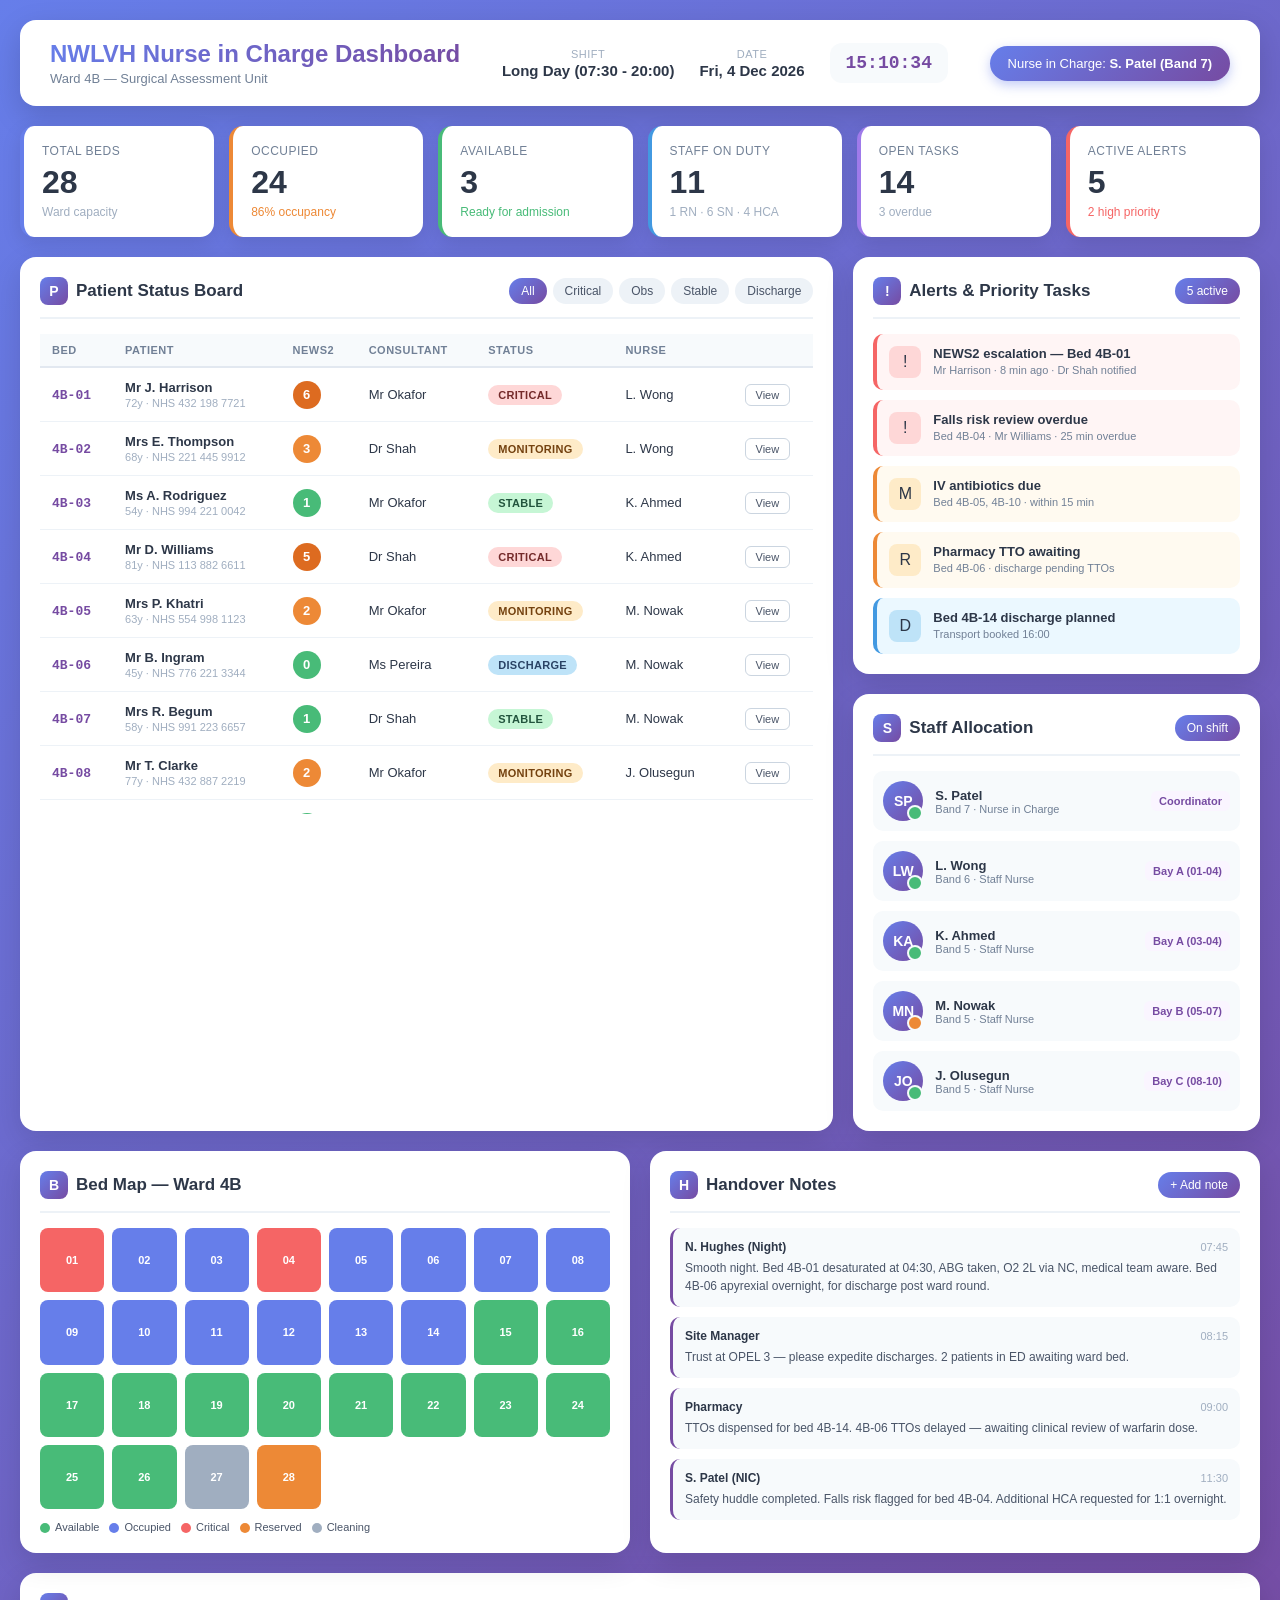
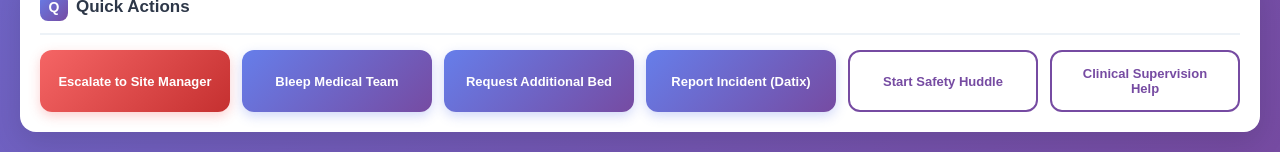
<file: nurse_dashboard.html>
<!DOCTYPE html>
<html lang="en">
<head>
    <meta charset="UTF-8">
    <meta name="viewport" content="width=device-width, initial-scale=1.0">
    <title>NWLVH Nurse in Charge Dashboard</title>
    <style>
        * {
            margin: 0;
            padding: 0;
            box-sizing: border-box;
        }

        body {
            font-family: 'Segoe UI', Tahoma, Geneva, Verdana, sans-serif;
            background: linear-gradient(135deg, #667eea 0%, #764ba2 100%);
            min-height: 100vh;
            padding: 20px;
            color: #2d3748;
        }

        .dashboard {
            max-width: 1600px;
            margin: 0 auto;
        }

        /* Header */
        .header {
            background: white;
            border-radius: 16px;
            padding: 20px 30px;
            display: flex;
            justify-content: space-between;
            align-items: center;
            box-shadow: 0 10px 30px rgba(0, 0, 0, 0.15);
            margin-bottom: 20px;
            flex-wrap: wrap;
            gap: 15px;
        }

        .header-left h1 {
            font-size: 24px;
            background: linear-gradient(135deg, #667eea 0%, #764ba2 100%);
            -webkit-background-clip: text;
            -webkit-text-fill-color: transparent;
            background-clip: text;
        }

        .header-left .subtitle {
            font-size: 13px;
            color: #718096;
            margin-top: 3px;
        }

        .header-center {
            display: flex;
            gap: 25px;
            align-items: center;
            flex-wrap: wrap;
        }

        .header-info {
            text-align: center;
        }

        .header-info .label {
            font-size: 11px;
            text-transform: uppercase;
            color: #a0aec0;
            letter-spacing: 0.5px;
        }

        .header-info .value {
            font-size: 15px;
            font-weight: 600;
            color: #2d3748;
            margin-top: 2px;
        }

        .header-right {
            display: flex;
            align-items: center;
            gap: 12px;
        }

        .nurse-badge {
            background: linear-gradient(135deg, #667eea 0%, #764ba2 100%);
            color: white;
            padding: 10px 18px;
            border-radius: 25px;
            font-size: 13px;
            font-weight: 500;
            box-shadow: 0 4px 12px rgba(102, 126, 234, 0.4);
        }

        .nurse-badge .name {
            font-weight: 700;
        }

        .clock {
            background: #f7fafc;
            padding: 10px 16px;
            border-radius: 12px;
            font-family: 'Courier New', monospace;
            font-size: 18px;
            font-weight: 700;
            color: #764ba2;
            min-width: 110px;
            text-align: center;
        }

        /* Stats Row */
        .stats-row {
            display: grid;
            grid-template-columns: repeat(auto-fit, minmax(170px, 1fr));
            gap: 15px;
            margin-bottom: 20px;
        }

        .stat-card {
            background: white;
            border-radius: 14px;
            padding: 18px;
            box-shadow: 0 6px 20px rgba(0, 0, 0, 0.1);
            border-left: 4px solid;
            transition: transform 0.2s;
        }

        .stat-card:hover {
            transform: translateY(-3px);
        }

        .stat-card.beds { border-color: #667eea; }
        .stat-card.occupied { border-color: #ed8936; }
        .stat-card.available { border-color: #48bb78; }
        .stat-card.staff { border-color: #4299e1; }
        .stat-card.tasks { border-color: #9f7aea; }
        .stat-card.alerts { border-color: #f56565; }

        .stat-card .stat-label {
            font-size: 12px;
            color: #718096;
            text-transform: uppercase;
            letter-spacing: 0.5px;
        }

        .stat-card .stat-value {
            font-size: 32px;
            font-weight: 700;
            color: #2d3748;
            margin: 6px 0 4px;
        }

        .stat-card .stat-subtext {
            font-size: 12px;
            color: #a0aec0;
        }

        .stat-card .stat-subtext.positive { color: #48bb78; }
        .stat-card .stat-subtext.warning { color: #ed8936; }
        .stat-card .stat-subtext.danger { color: #f56565; }

        /* Main Grid */
        .main-grid {
            display: grid;
            grid-template-columns: 2fr 1fr;
            gap: 20px;
            margin-bottom: 20px;
        }

        .panel {
            background: white;
            border-radius: 16px;
            padding: 20px;
            box-shadow: 0 10px 30px rgba(0, 0, 0, 0.12);
        }

        .panel-header {
            display: flex;
            justify-content: space-between;
            align-items: center;
            margin-bottom: 15px;
            padding-bottom: 12px;
            border-bottom: 2px solid #edf2f7;
        }

        .panel-header h2 {
            font-size: 17px;
            color: #2d3748;
            display: flex;
            align-items: center;
            gap: 8px;
        }

        .panel-header .icon {
            width: 28px;
            height: 28px;
            background: linear-gradient(135deg, #667eea 0%, #764ba2 100%);
            color: white;
            border-radius: 8px;
            display: inline-flex;
            align-items: center;
            justify-content: center;
            font-size: 14px;
        }

        .filter-tabs {
            display: flex;
            gap: 6px;
            flex-wrap: wrap;
        }

        .filter-tab {
            padding: 6px 12px;
            border-radius: 16px;
            font-size: 12px;
            background: #edf2f7;
            color: #4a5568;
            cursor: pointer;
            border: none;
            transition: all 0.2s;
            font-weight: 500;
        }

        .filter-tab:hover {
            background: #e2e8f0;
        }

        .filter-tab.active {
            background: linear-gradient(135deg, #667eea 0%, #764ba2 100%);
            color: white;
        }

        /* Patient Table */
        .patient-table {
            width: 100%;
            border-collapse: collapse;
            font-size: 13px;
        }

        .patient-table thead th {
            background: #f7fafc;
            padding: 10px 12px;
            text-align: left;
            font-size: 11px;
            text-transform: uppercase;
            color: #718096;
            letter-spacing: 0.5px;
            font-weight: 600;
            border-bottom: 2px solid #e2e8f0;
        }

        .patient-table tbody tr {
            border-bottom: 1px solid #edf2f7;
            transition: background 0.15s;
        }

        .patient-table tbody tr:hover {
            background: #f7fafc;
        }

        .patient-table td {
            padding: 12px;
            vertical-align: middle;
        }

        .bed-id {
            font-weight: 700;
            color: #764ba2;
            font-family: 'Courier New', monospace;
        }

        .patient-name {
            font-weight: 600;
            color: #2d3748;
        }

        .patient-meta {
            font-size: 11px;
            color: #a0aec0;
            margin-top: 2px;
        }

        .status-chip {
            display: inline-block;
            padding: 4px 10px;
            border-radius: 12px;
            font-size: 11px;
            font-weight: 600;
            text-transform: uppercase;
            letter-spacing: 0.3px;
        }

        .status-stable { background: #c6f6d5; color: #22543d; }
        .status-obs { background: #feebc8; color: #744210; }
        .status-critical { background: #fed7d7; color: #742a2a; animation: pulse 1.5s infinite; }
        .status-discharge { background: #bee3f8; color: #2a4365; }
        .status-admitted { background: #e9d8fd; color: #44337a; }

        @keyframes pulse {
            0%, 100% { opacity: 1; }
            50% { opacity: 0.6; }
        }

        .news-score {
            display: inline-flex;
            align-items: center;
            justify-content: center;
            width: 28px;
            height: 28px;
            border-radius: 50%;
            font-weight: 700;
            font-size: 13px;
            color: white;
        }

        .news-0, .news-1 { background: #48bb78; }
        .news-2, .news-3, .news-4 { background: #ed8936; }
        .news-5, .news-6 { background: #dd6b20; }
        .news-7, .news-8, .news-9, .news-10 { background: #f56565; }

        .patient-action {
            background: none;
            border: 1px solid #cbd5e0;
            padding: 4px 10px;
            border-radius: 6px;
            cursor: pointer;
            font-size: 11px;
            color: #4a5568;
            transition: all 0.2s;
        }

        .patient-action:hover {
            background: #667eea;
            color: white;
            border-color: #667eea;
        }

        /* Right column panels */
        .right-column {
            display: flex;
            flex-direction: column;
            gap: 20px;
        }

        /* Staff list */
        .staff-list {
            display: flex;
            flex-direction: column;
            gap: 10px;
            max-height: 340px;
            overflow-y: auto;
        }

        .staff-item {
            display: flex;
            align-items: center;
            gap: 12px;
            padding: 10px;
            background: #f7fafc;
            border-radius: 10px;
            transition: background 0.2s;
        }

        .staff-item:hover {
            background: #edf2f7;
        }

        .staff-avatar {
            width: 40px;
            height: 40px;
            border-radius: 50%;
            background: linear-gradient(135deg, #667eea 0%, #764ba2 100%);
            color: white;
            display: flex;
            align-items: center;
            justify-content: center;
            font-weight: 700;
            font-size: 14px;
            flex-shrink: 0;
            position: relative;
        }

        .staff-avatar::after {
            content: '';
            position: absolute;
            bottom: 0;
            right: 0;
            width: 12px;
            height: 12px;
            border-radius: 50%;
            border: 2px solid #f7fafc;
        }

        .staff-item.on-duty .staff-avatar::after { background: #48bb78; }
        .staff-item.on-break .staff-avatar::after { background: #ed8936; }
        .staff-item.off-duty .staff-avatar::after { background: #a0aec0; }

        .staff-info { flex: 1; min-width: 0; }

        .staff-name {
            font-weight: 600;
            font-size: 13px;
            color: #2d3748;
        }

        .staff-role {
            font-size: 11px;
            color: #718096;
        }

        .staff-bay {
            font-size: 11px;
            color: #764ba2;
            font-weight: 600;
            background: #faf5ff;
            padding: 4px 8px;
            border-radius: 6px;
        }

        /* Alerts */
        .alert-list {
            display: flex;
            flex-direction: column;
            gap: 10px;
        }

        .alert-item {
            display: flex;
            gap: 12px;
            padding: 12px;
            border-radius: 10px;
            border-left: 4px solid;
            background: #f7fafc;
        }

        .alert-item.priority-high {
            border-color: #f56565;
            background: #fff5f5;
        }

        .alert-item.priority-medium {
            border-color: #ed8936;
            background: #fffaf0;
        }

        .alert-item.priority-low {
            border-color: #4299e1;
            background: #ebf8ff;
        }

        .alert-icon {
            width: 32px;
            height: 32px;
            border-radius: 8px;
            display: flex;
            align-items: center;
            justify-content: center;
            font-size: 16px;
            flex-shrink: 0;
        }

        .priority-high .alert-icon { background: #fed7d7; }
        .priority-medium .alert-icon { background: #feebc8; }
        .priority-low .alert-icon { background: #bee3f8; }

        .alert-content { flex: 1; }

        .alert-title {
            font-weight: 600;
            font-size: 13px;
            color: #2d3748;
            margin-bottom: 3px;
        }

        .alert-meta {
            font-size: 11px;
            color: #718096;
        }

        /* Bed map */
        .bed-map {
            display: grid;
            grid-template-columns: repeat(auto-fill, minmax(60px, 1fr));
            gap: 8px;
        }

        .bed {
            aspect-ratio: 1;
            border-radius: 8px;
            display: flex;
            flex-direction: column;
            align-items: center;
            justify-content: center;
            font-size: 11px;
            font-weight: 700;
            cursor: pointer;
            transition: transform 0.15s;
            color: white;
            position: relative;
        }

        .bed:hover {
            transform: scale(1.08);
        }

        .bed.available { background: #48bb78; }
        .bed.occupied { background: #667eea; }
        .bed.critical { background: #f56565; }
        .bed.cleaning { background: #a0aec0; }
        .bed.reserved { background: #ed8936; }

        .bed-legend {
            display: flex;
            flex-wrap: wrap;
            gap: 10px;
            margin-top: 12px;
            font-size: 11px;
            color: #4a5568;
        }

        .legend-dot {
            display: inline-block;
            width: 10px;
            height: 10px;
            border-radius: 50%;
            margin-right: 5px;
            vertical-align: middle;
        }

        /* Handover */
        .handover-list {
            display: flex;
            flex-direction: column;
            gap: 10px;
        }

        .handover-item {
            padding: 12px;
            background: #f7fafc;
            border-radius: 10px;
            border-left: 3px solid #764ba2;
        }

        .handover-header {
            display: flex;
            justify-content: space-between;
            align-items: center;
            margin-bottom: 5px;
        }

        .handover-author {
            font-weight: 600;
            font-size: 12px;
            color: #2d3748;
        }

        .handover-time {
            font-size: 11px;
            color: #a0aec0;
        }

        .handover-body {
            font-size: 12px;
            color: #4a5568;
            line-height: 1.5;
        }

        /* Quick actions footer */
        .quick-actions {
            display: grid;
            grid-template-columns: repeat(auto-fit, minmax(180px, 1fr));
            gap: 12px;
        }

        .action-btn {
            padding: 14px 16px;
            background: linear-gradient(135deg, #667eea 0%, #764ba2 100%);
            color: white;
            border: none;
            border-radius: 12px;
            font-size: 13px;
            font-weight: 600;
            cursor: pointer;
            transition: all 0.2s;
            box-shadow: 0 4px 12px rgba(102, 126, 234, 0.3);
            display: flex;
            align-items: center;
            justify-content: center;
            gap: 8px;
        }

        .action-btn:hover {
            transform: translateY(-2px);
            box-shadow: 0 6px 16px rgba(102, 126, 234, 0.5);
        }

        .action-btn.danger {
            background: linear-gradient(135deg, #f56565 0%, #c53030 100%);
            box-shadow: 0 4px 12px rgba(245, 101, 101, 0.3);
        }

        .action-btn.danger:hover {
            box-shadow: 0 6px 16px rgba(245, 101, 101, 0.5);
        }

        .action-btn.secondary {
            background: white;
            color: #764ba2;
            border: 2px solid #764ba2;
            box-shadow: none;
        }

        .action-btn.secondary:hover {
            background: #faf5ff;
        }

        /* Modal */
        .modal-overlay {
            display: none;
            position: fixed;
            inset: 0;
            background: rgba(0, 0, 0, 0.5);
            z-index: 1000;
            align-items: center;
            justify-content: center;
            padding: 20px;
        }

        .modal-overlay.active {
            display: flex;
        }

        .modal {
            background: white;
            border-radius: 16px;
            padding: 25px;
            max-width: 500px;
            width: 100%;
            box-shadow: 0 20px 60px rgba(0, 0, 0, 0.4);
        }

        .modal h3 {
            margin-bottom: 15px;
            color: #2d3748;
        }

        .modal-body {
            margin-bottom: 20px;
            color: #4a5568;
            line-height: 1.6;
        }

        .modal-actions {
            display: flex;
            gap: 10px;
            justify-content: flex-end;
        }

        .modal-actions button {
            padding: 10px 18px;
            border-radius: 8px;
            border: none;
            cursor: pointer;
            font-weight: 600;
            font-size: 13px;
        }

        .btn-close {
            background: #edf2f7;
            color: #4a5568;
        }

        .btn-confirm {
            background: linear-gradient(135deg, #667eea 0%, #764ba2 100%);
            color: white;
        }

        /* Scrollbar */
        ::-webkit-scrollbar { width: 8px; }
        ::-webkit-scrollbar-track { background: #f1f1f1; border-radius: 10px; }
        ::-webkit-scrollbar-thumb {
            background: linear-gradient(135deg, #667eea 0%, #764ba2 100%);
            border-radius: 10px;
        }

        /* Responsive */
        @media (max-width: 1024px) {
            .main-grid {
                grid-template-columns: 1fr;
            }
        }

        @media (max-width: 640px) {
            .header {
                flex-direction: column;
                align-items: stretch;
            }
            .patient-table {
                font-size: 12px;
            }
            .patient-table th:nth-child(4),
            .patient-table td:nth-child(4) {
                display: none;
            }
        }
    </style>
</head>
<body>
    <div class="dashboard">
        <!-- Header -->
        <header class="header">
            <div class="header-left">
                <h1>NWLVH Nurse in Charge Dashboard</h1>
                <div class="subtitle">Ward 4B &mdash; Surgical Assessment Unit</div>
            </div>
            <div class="header-center">
                <div class="header-info">
                    <div class="label">Shift</div>
                    <div class="value" id="shift-label">Long Day</div>
                </div>
                <div class="header-info">
                    <div class="label">Date</div>
                    <div class="value" id="current-date">&mdash;</div>
                </div>
                <div class="clock" id="clock">--:--:--</div>
            </div>
            <div class="header-right">
                <div class="nurse-badge">
                    Nurse in Charge: <span class="name">S. Patel (Band 7)</span>
                </div>
            </div>
        </header>

        <!-- Stats Row -->
        <section class="stats-row">
            <div class="stat-card beds">
                <div class="stat-label">Total Beds</div>
                <div class="stat-value">28</div>
                <div class="stat-subtext">Ward capacity</div>
            </div>
            <div class="stat-card occupied">
                <div class="stat-label">Occupied</div>
                <div class="stat-value" id="stat-occupied">24</div>
                <div class="stat-subtext warning">86% occupancy</div>
            </div>
            <div class="stat-card available">
                <div class="stat-label">Available</div>
                <div class="stat-value" id="stat-available">3</div>
                <div class="stat-subtext positive">Ready for admission</div>
            </div>
            <div class="stat-card staff">
                <div class="stat-label">Staff on Duty</div>
                <div class="stat-value">11</div>
                <div class="stat-subtext">1 RN &middot; 6 SN &middot; 4 HCA</div>
            </div>
            <div class="stat-card tasks">
                <div class="stat-label">Open Tasks</div>
                <div class="stat-value" id="stat-tasks">14</div>
                <div class="stat-subtext">3 overdue</div>
            </div>
            <div class="stat-card alerts">
                <div class="stat-label">Active Alerts</div>
                <div class="stat-value" id="stat-alerts">5</div>
                <div class="stat-subtext danger">2 high priority</div>
            </div>
        </section>

        <!-- Main Grid -->
        <div class="main-grid">
            <!-- Patient Board -->
            <section class="panel">
                <div class="panel-header">
                    <h2><span class="icon">P</span> Patient Status Board</h2>
                    <div class="filter-tabs">
                        <button class="filter-tab active" data-filter="all">All</button>
                        <button class="filter-tab" data-filter="critical">Critical</button>
                        <button class="filter-tab" data-filter="obs">Obs</button>
                        <button class="filter-tab" data-filter="stable">Stable</button>
                        <button class="filter-tab" data-filter="discharge">Discharge</button>
                    </div>
                </div>
                <div style="overflow-x: auto; max-height: 480px;">
                    <table class="patient-table">
                        <thead>
                            <tr>
                                <th>Bed</th>
                                <th>Patient</th>
                                <th>NEWS2</th>
                                <th>Consultant</th>
                                <th>Status</th>
                                <th>Nurse</th>
                                <th></th>
                            </tr>
                        </thead>
                        <tbody id="patient-tbody">
                            <!-- populated by JS -->
                        </tbody>
                    </table>
                </div>
            </section>

            <!-- Right Column -->
            <aside class="right-column">
                <!-- Alerts Panel -->
                <section class="panel">
                    <div class="panel-header">
                        <h2><span class="icon">!</span> Alerts &amp; Priority Tasks</h2>
                        <button class="filter-tab active">5 active</button>
                    </div>
                    <div class="alert-list" id="alert-list">
                        <!-- populated by JS -->
                    </div>
                </section>

                <!-- Staff Panel -->
                <section class="panel">
                    <div class="panel-header">
                        <h2><span class="icon">S</span> Staff Allocation</h2>
                        <button class="filter-tab active">On shift</button>
                    </div>
                    <div class="staff-list" id="staff-list">
                        <!-- populated by JS -->
                    </div>
                </section>
            </aside>
        </div>

        <!-- Second Grid -->
        <div class="main-grid" style="grid-template-columns: 1fr 1fr;">
            <!-- Bed Map -->
            <section class="panel">
                <div class="panel-header">
                    <h2><span class="icon">B</span> Bed Map &mdash; Ward 4B</h2>
                </div>
                <div class="bed-map" id="bed-map">
                    <!-- populated by JS -->
                </div>
                <div class="bed-legend">
                    <span><span class="legend-dot" style="background:#48bb78"></span>Available</span>
                    <span><span class="legend-dot" style="background:#667eea"></span>Occupied</span>
                    <span><span class="legend-dot" style="background:#f56565"></span>Critical</span>
                    <span><span class="legend-dot" style="background:#ed8936"></span>Reserved</span>
                    <span><span class="legend-dot" style="background:#a0aec0"></span>Cleaning</span>
                </div>
            </section>

            <!-- Handover -->
            <section class="panel">
                <div class="panel-header">
                    <h2><span class="icon">H</span> Handover Notes</h2>
                    <button class="filter-tab active" id="add-handover-btn">+ Add note</button>
                </div>
                <div class="handover-list" id="handover-list">
                    <!-- populated by JS -->
                </div>
            </section>
        </div>

        <!-- Quick Actions -->
        <section class="panel">
            <div class="panel-header">
                <h2><span class="icon">Q</span> Quick Actions</h2>
            </div>
            <div class="quick-actions">
                <button class="action-btn danger" onclick="openModal('Escalate to Site Manager', 'This will page the site manager on call. Confirm escalation?')">Escalate to Site Manager</button>
                <button class="action-btn" onclick="openModal('Call Medical Team', 'Bleep the on-call medical registrar?')">Bleep Medical Team</button>
                <button class="action-btn" onclick="openModal('Request Bed', 'Submit request to Bed Management for additional capacity?')">Request Additional Bed</button>
                <button class="action-btn" onclick="openModal('Datix Incident', 'Open the Datix incident reporting form?')">Report Incident (Datix)</button>
                <button class="action-btn secondary" onclick="openModal('Safety Huddle', 'Start ward safety huddle? All staff will be notified.')">Start Safety Huddle</button>
                <button class="action-btn secondary" onclick="openModal('Clinical Supervision', 'Open the Clinical Supervision Chatbot for guidance?')">Clinical Supervision Help</button>
            </div>
        </section>
    </div>

    <!-- Modal -->
    <div class="modal-overlay" id="modal">
        <div class="modal">
            <h3 id="modal-title">Confirm Action</h3>
            <div class="modal-body" id="modal-body">Are you sure?</div>
            <div class="modal-actions">
                <button class="btn-close" onclick="closeModal()">Cancel</button>
                <button class="btn-confirm" onclick="confirmModal()">Confirm</button>
            </div>
        </div>
    </div>

    <script>
        // ---------- Clock & date ----------
        function updateClock() {
            const now = new Date();
            document.getElementById('clock').textContent = now.toLocaleTimeString('en-GB');
            document.getElementById('current-date').textContent = now.toLocaleDateString('en-GB', {
                weekday: 'short', day: 'numeric', month: 'short', year: 'numeric'
            });
            const h = now.getHours();
            const shift = (h >= 7 && h < 20) ? 'Long Day (07:30 - 20:00)' : 'Night (19:30 - 08:00)';
            document.getElementById('shift-label').textContent = shift;
        }
        setInterval(updateClock, 1000);
        updateClock();

        // ---------- Patients ----------
        const patients = [
            { bed: '4B-01', name: 'Mr J. Harrison', age: 72, mrn: 'NHS 432 198 7721', news: 6, consultant: 'Mr Okafor', status: 'critical', nurse: 'L. Wong' },
            { bed: '4B-02', name: 'Mrs E. Thompson', age: 68, mrn: 'NHS 221 445 9912', news: 3, consultant: 'Dr Shah', status: 'obs', nurse: 'L. Wong' },
            { bed: '4B-03', name: 'Ms A. Rodriguez', age: 54, mrn: 'NHS 994 221 0042', news: 1, consultant: 'Mr Okafor', status: 'stable', nurse: 'K. Ahmed' },
            { bed: '4B-04', name: 'Mr D. Williams', age: 81, mrn: 'NHS 113 882 6611', news: 5, consultant: 'Dr Shah', status: 'critical', nurse: 'K. Ahmed' },
            { bed: '4B-05', name: 'Mrs P. Khatri', age: 63, mrn: 'NHS 554 998 1123', news: 2, consultant: 'Mr Okafor', status: 'obs', nurse: 'M. Nowak' },
            { bed: '4B-06', name: 'Mr B. Ingram', age: 45, mrn: 'NHS 776 221 3344', news: 0, consultant: 'Ms Pereira', status: 'discharge', nurse: 'M. Nowak' },
            { bed: '4B-07', name: 'Mrs R. Begum', age: 58, mrn: 'NHS 991 223 6657', news: 1, consultant: 'Dr Shah', status: 'stable', nurse: 'M. Nowak' },
            { bed: '4B-08', name: 'Mr T. Clarke', age: 77, mrn: 'NHS 432 887 2219', news: 2, consultant: 'Mr Okafor', status: 'obs', nurse: 'J. Olusegun' },
            { bed: '4B-09', name: 'Ms H. Lindqvist', age: 39, mrn: 'NHS 117 554 8823', news: 0, consultant: 'Ms Pereira', status: 'stable', nurse: 'J. Olusegun' },
            { bed: '4B-10', name: 'Mr G. Patel', age: 71, mrn: 'NHS 223 776 4455', news: 4, consultant: 'Dr Shah', status: 'obs', nurse: 'J. Olusegun' },
            { bed: '4B-11', name: 'Mrs C. McBride', age: 62, mrn: 'NHS 998 112 6633', news: 1, consultant: 'Mr Okafor', status: 'admitted', nurse: 'R. Fernandes' },
            { bed: '4B-12', name: 'Mr S. Ogundele', age: 55, mrn: 'NHS 334 996 2217', news: 2, consultant: 'Dr Shah', status: 'stable', nurse: 'R. Fernandes' },
            { bed: '4B-13', name: 'Mrs V. Kowalski', age: 79, mrn: 'NHS 778 221 1998', news: 3, consultant: 'Ms Pereira', status: 'obs', nurse: 'R. Fernandes' },
            { bed: '4B-14', name: 'Mr N. Davies', age: 66, mrn: 'NHS 445 667 2231', news: 1, consultant: 'Mr Okafor', status: 'discharge', nurse: 'T. Mensah' },
        ];

        function statusClass(s) {
            return {
                critical: 'status-critical', obs: 'status-obs', stable: 'status-stable',
                discharge: 'status-discharge', admitted: 'status-admitted'
            }[s] || 'status-stable';
        }
        function statusLabel(s) {
            return { critical: 'Critical', obs: 'Monitoring', stable: 'Stable',
                     discharge: 'Discharge', admitted: 'New Admit' }[s] || s;
        }

        function renderPatients(filter = 'all') {
            const tbody = document.getElementById('patient-tbody');
            const list = filter === 'all' ? patients : patients.filter(p => p.status === filter);
            tbody.innerHTML = list.map(p => `
                <tr data-status="${p.status}">
                    <td><span class="bed-id">${p.bed}</span></td>
                    <td>
                        <div class="patient-name">${p.name}</div>
                        <div class="patient-meta">${p.age}y &middot; ${p.mrn}</div>
                    </td>
                    <td><span class="news-score news-${p.news}">${p.news}</span></td>
                    <td>${p.consultant}</td>
                    <td><span class="status-chip ${statusClass(p.status)}">${statusLabel(p.status)}</span></td>
                    <td>${p.nurse}</td>
                    <td><button class="patient-action" onclick="openModal('Patient ${p.bed}', 'Open detailed care record for ${p.name}?')">View</button></td>
                </tr>
            `).join('');
        }

        document.querySelectorAll('.filter-tab[data-filter]').forEach(btn => {
            btn.addEventListener('click', () => {
                document.querySelectorAll('.filter-tab[data-filter]').forEach(b => b.classList.remove('active'));
                btn.classList.add('active');
                renderPatients(btn.dataset.filter);
            });
        });

        renderPatients();

        // ---------- Alerts ----------
        const alerts = [
            { priority: 'high', icon: '!', title: 'NEWS2 escalation &mdash; Bed 4B-01', meta: 'Mr Harrison &middot; 8 min ago &middot; Dr Shah notified' },
            { priority: 'high', icon: '!', title: 'Falls risk review overdue', meta: 'Bed 4B-04 &middot; Mr Williams &middot; 25 min overdue' },
            { priority: 'medium', icon: 'M', title: 'IV antibiotics due', meta: 'Bed 4B-05, 4B-10 &middot; within 15 min' },
            { priority: 'medium', icon: 'R', title: 'Pharmacy TTO awaiting', meta: 'Bed 4B-06 &middot; discharge pending TTOs' },
            { priority: 'low', icon: 'D', title: 'Bed 4B-14 discharge planned', meta: 'Transport booked 16:00' }
        ];

        document.getElementById('alert-list').innerHTML = alerts.map(a => `
            <div class="alert-item priority-${a.priority}">
                <div class="alert-icon">${a.icon}</div>
                <div class="alert-content">
                    <div class="alert-title">${a.title}</div>
                    <div class="alert-meta">${a.meta}</div>
                </div>
            </div>
        `).join('');

        // ---------- Staff ----------
        const staff = [
            { initials: 'SP', name: 'S. Patel', role: 'Band 7 &middot; Nurse in Charge', bay: 'Coordinator', state: 'on-duty' },
            { initials: 'LW', name: 'L. Wong', role: 'Band 6 &middot; Staff Nurse', bay: 'Bay A (01-04)', state: 'on-duty' },
            { initials: 'KA', name: 'K. Ahmed', role: 'Band 5 &middot; Staff Nurse', bay: 'Bay A (03-04)', state: 'on-duty' },
            { initials: 'MN', name: 'M. Nowak', role: 'Band 5 &middot; Staff Nurse', bay: 'Bay B (05-07)', state: 'on-break' },
            { initials: 'JO', name: 'J. Olusegun', role: 'Band 5 &middot; Staff Nurse', bay: 'Bay C (08-10)', state: 'on-duty' },
            { initials: 'RF', name: 'R. Fernandes', role: 'Band 5 &middot; Staff Nurse', bay: 'Bay D (11-13)', state: 'on-duty' },
            { initials: 'TM', name: 'T. Mensah', role: 'Band 5 &middot; Staff Nurse', bay: 'Bay D (14-16)', state: 'on-duty' },
            { initials: 'AB', name: 'A. Boateng', role: 'HCA', bay: 'Bay A-B', state: 'on-duty' },
            { initials: 'EC', name: 'E. Camacho', role: 'HCA', bay: 'Bay C-D', state: 'on-duty' },
            { initials: 'RO', name: 'R. O\u2019Connor', role: 'HCA', bay: 'Floater', state: 'on-break' },
            { initials: 'HK', name: 'H. Kowalski', role: 'HCA', bay: 'Side rooms', state: 'on-duty' }
        ];

        document.getElementById('staff-list').innerHTML = staff.map(s => `
            <div class="staff-item ${s.state}">
                <div class="staff-avatar">${s.initials}</div>
                <div class="staff-info">
                    <div class="staff-name">${s.name}</div>
                    <div class="staff-role">${s.role}</div>
                </div>
                <div class="staff-bay">${s.bay}</div>
            </div>
        `).join('');

        // ---------- Bed Map ----------
        const bedMap = [];
        const occupiedBeds = new Set(patients.map(p => p.bed));
        const criticalBeds = new Set(patients.filter(p => p.status === 'critical').map(p => p.bed));
        for (let i = 1; i <= 28; i++) {
            const id = `4B-${String(i).padStart(2, '0')}`;
            let state = 'available';
            if (criticalBeds.has(id)) state = 'critical';
            else if (occupiedBeds.has(id)) state = 'occupied';
            else if (i === 27) state = 'cleaning';
            else if (i === 28) state = 'reserved';
            bedMap.push({ id, state });
        }
        document.getElementById('bed-map').innerHTML = bedMap.map(b => `
            <div class="bed ${b.state}" title="${b.id} &mdash; ${b.state}">
                <div>${b.id.split('-')[1]}</div>
            </div>
        `).join('');

        // ---------- Handover ----------
        const handover = [
            { author: 'N. Hughes (Night)', time: '07:45', body: 'Smooth night. Bed 4B-01 desaturated at 04:30, ABG taken, O2 2L via NC, medical team aware. Bed 4B-06 apyrexial overnight, for discharge post ward round.' },
            { author: 'Site Manager', time: '08:15', body: 'Trust at OPEL 3 &mdash; please expedite discharges. 2 patients in ED awaiting ward bed.' },
            { author: 'Pharmacy', time: '09:00', body: 'TTOs dispensed for bed 4B-14. 4B-06 TTOs delayed &mdash; awaiting clinical review of warfarin dose.' },
            { author: 'S. Patel (NIC)', time: '11:30', body: 'Safety huddle completed. Falls risk flagged for bed 4B-04. Additional HCA requested for 1:1 overnight.' }
        ];
        function renderHandover() {
            document.getElementById('handover-list').innerHTML = handover.map(h => `
                <div class="handover-item">
                    <div class="handover-header">
                        <div class="handover-author">${h.author}</div>
                        <div class="handover-time">${h.time}</div>
                    </div>
                    <div class="handover-body">${h.body}</div>
                </div>
            `).join('');
        }
        renderHandover();

        document.getElementById('add-handover-btn').addEventListener('click', () => {
            const note = prompt('Add handover note:');
            if (note && note.trim()) {
                handover.unshift({
                    author: 'S. Patel (NIC)',
                    time: new Date().toLocaleTimeString('en-GB', { hour: '2-digit', minute: '2-digit' }),
                    body: note.trim()
                });
                renderHandover();
            }
        });

        // ---------- Modal ----------
        let pendingAction = null;
        function openModal(title, body) {
            document.getElementById('modal-title').textContent = title;
            document.getElementById('modal-body').textContent = body;
            document.getElementById('modal').classList.add('active');
        }
        function closeModal() {
            document.getElementById('modal').classList.remove('active');
        }
        function confirmModal() {
            const title = document.getElementById('modal-title').textContent;
            closeModal();
            alert(title + ' &mdash; action logged to audit trail.');
        }
        document.getElementById('modal').addEventListener('click', (e) => {
            if (e.target.id === 'modal') closeModal();
        });
    </script>
</body>
</html>
</file>
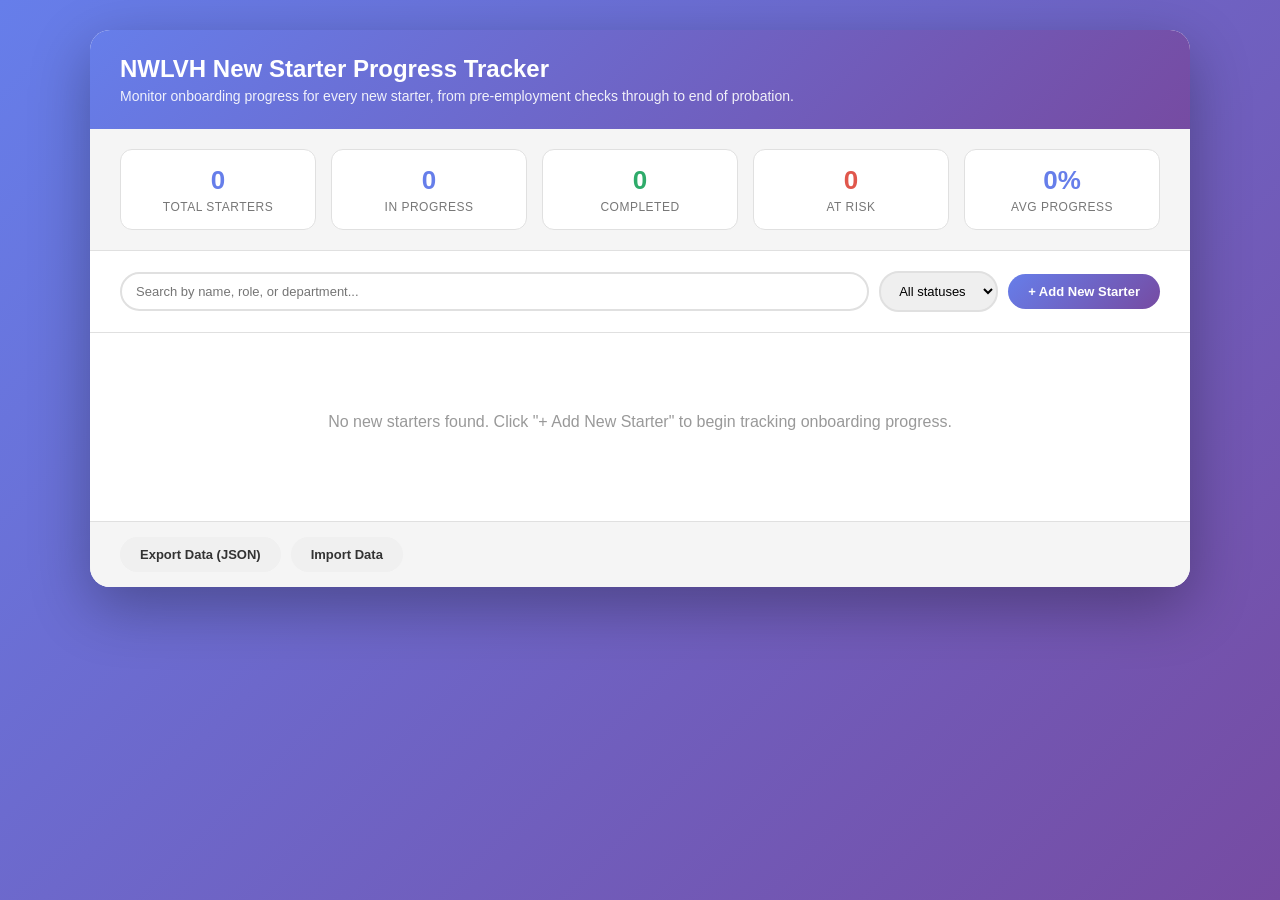
<file: tracker.html>
<!DOCTYPE html>
<html lang="en">
<head>
<meta charset="UTF-8">
<meta name="viewport" content="width=device-width, initial-scale=1.0">
<title>NWLVH New Starter Progress Tracker</title>
<style>
    * {
        margin: 0;
        padding: 0;
        box-sizing: border-box;
    }

    body {
        font-family: 'Segoe UI', Tahoma, Geneva, Verdana, sans-serif;
        background: linear-gradient(135deg, #667eea 0%, #764ba2 100%);
        min-height: 100vh;
        padding: 30px 20px;
    }

    .app {
        max-width: 1100px;
        margin: 0 auto;
        background: white;
        border-radius: 20px;
        box-shadow: 0 20px 60px rgba(0, 0, 0, 0.3);
        overflow: hidden;
    }

    .app-header {
        background: linear-gradient(135deg, #667eea 0%, #764ba2 100%);
        color: white;
        padding: 25px 30px;
    }

    .app-header h1 {
        font-size: 24px;
        margin-bottom: 5px;
    }

    .app-header p {
        font-size: 14px;
        opacity: 0.9;
    }

    .stats-bar {
        display: grid;
        grid-template-columns: repeat(auto-fit, minmax(140px, 1fr));
        gap: 15px;
        padding: 20px 30px;
        background: #f5f5f5;
        border-bottom: 1px solid #e0e0e0;
    }

    .stat-card {
        background: white;
        border-radius: 12px;
        padding: 15px;
        text-align: center;
        border: 1px solid #e0e0e0;
    }

    .stat-card .value {
        font-size: 26px;
        font-weight: bold;
        color: #667eea;
    }

    .stat-card.at-risk .value {
        color: #e0574c;
    }

    .stat-card.completed .value {
        color: #2eab6a;
    }

    .stat-card .label {
        font-size: 12px;
        color: #777;
        margin-top: 4px;
        text-transform: uppercase;
        letter-spacing: 0.5px;
    }

    .toolbar {
        display: flex;
        flex-wrap: wrap;
        gap: 10px;
        padding: 20px 30px;
        align-items: center;
        border-bottom: 1px solid #e0e0e0;
    }

    .toolbar input[type="text"],
    .toolbar select {
        padding: 10px 14px;
        border: 2px solid #e0e0e0;
        border-radius: 20px;
        font-size: 13px;
        outline: none;
    }

    .toolbar input[type="text"]:focus,
    .toolbar select:focus {
        border-color: #667eea;
    }

    .toolbar input[type="text"] {
        flex: 1;
        min-width: 180px;
    }

    .btn {
        padding: 10px 20px;
        border: none;
        border-radius: 20px;
        cursor: pointer;
        font-size: 13px;
        font-weight: bold;
        transition: transform 0.15s, box-shadow 0.15s;
    }

    .btn-primary {
        background: linear-gradient(135deg, #667eea 0%, #764ba2 100%);
        color: white;
    }

    .btn-primary:hover {
        transform: translateY(-2px);
        box-shadow: 0 5px 15px rgba(102, 126, 234, 0.4);
    }

    .btn-secondary {
        background: #f0f0f0;
        color: #333;
    }

    .btn-secondary:hover {
        background: #e5e5e5;
    }

    .btn-danger {
        background: #fdeceb;
        color: #c0392b;
    }

    .btn-danger:hover {
        background: #fadbd8;
    }

    .starter-list {
        padding: 20px 30px 30px;
        max-height: 60vh;
        overflow-y: auto;
    }

    .empty-state {
        text-align: center;
        color: #999;
        padding: 60px 20px;
    }

    .starter-card {
        border: 1px solid #e0e0e0;
        border-radius: 14px;
        margin-bottom: 16px;
        overflow: hidden;
    }

    .starter-summary {
        display: flex;
        align-items: center;
        gap: 15px;
        padding: 16px 20px;
        cursor: pointer;
        background: white;
    }

    .starter-summary:hover {
        background: #fafafa;
    }

    .avatar {
        width: 44px;
        height: 44px;
        border-radius: 50%;
        background: linear-gradient(135deg, #667eea 0%, #764ba2 100%);
        color: white;
        display: flex;
        align-items: center;
        justify-content: center;
        font-weight: bold;
        flex-shrink: 0;
    }

    .starter-info {
        flex: 1;
        min-width: 0;
    }

    .starter-info .name-row {
        display: flex;
        align-items: center;
        gap: 8px;
        flex-wrap: wrap;
    }

    .starter-info h3 {
        font-size: 16px;
        color: #222;
    }

    .starter-info .meta {
        font-size: 12px;
        color: #888;
        margin-top: 2px;
    }

    .badge {
        font-size: 11px;
        font-weight: bold;
        padding: 3px 10px;
        border-radius: 12px;
        text-transform: uppercase;
        letter-spacing: 0.3px;
    }

    .badge.in-progress {
        background: #eaf0fe;
        color: #4d6cd4;
    }

    .badge.completed {
        background: #e5f7ed;
        color: #2eab6a;
    }

    .badge.at-risk {
        background: #fdeceb;
        color: #e0574c;
    }

    .progress-wrap {
        width: 160px;
        flex-shrink: 0;
    }

    .progress-track {
        background: #eee;
        border-radius: 10px;
        height: 10px;
        overflow: hidden;
    }

    .progress-fill {
        height: 100%;
        background: linear-gradient(135deg, #667eea 0%, #764ba2 100%);
        transition: width 0.3s ease;
    }

    .progress-fill.completed {
        background: linear-gradient(135deg, #34c980 0%, #2eab6a 100%);
    }

    .progress-fill.at-risk {
        background: linear-gradient(135deg, #ef8177 0%, #e0574c 100%);
    }

    .progress-label {
        font-size: 11px;
        color: #888;
        text-align: right;
        margin-top: 4px;
    }

    .card-actions {
        display: flex;
        gap: 8px;
        flex-shrink: 0;
    }

    .icon-btn {
        border: none;
        background: #f0f0f0;
        border-radius: 8px;
        padding: 6px 10px;
        cursor: pointer;
        font-size: 12px;
    }

    .icon-btn:hover {
        background: #e5e5e5;
    }

    .starter-detail {
        display: none;
        border-top: 1px solid #e0e0e0;
        padding: 15px 20px 20px;
        background: #fafafa;
    }

    .starter-detail.open {
        display: block;
    }

    .stage {
        margin-bottom: 14px;
    }

    .stage-title {
        font-size: 13px;
        font-weight: bold;
        color: #555;
        margin-bottom: 6px;
        display: flex;
        justify-content: space-between;
    }

    .stage-title .stage-count {
        color: #999;
        font-weight: normal;
    }

    .checklist-item {
        display: flex;
        align-items: flex-start;
        gap: 8px;
        padding: 5px 0;
        font-size: 13px;
        color: #333;
    }

    .checklist-item input[type="checkbox"] {
        margin-top: 3px;
        cursor: pointer;
        width: 16px;
        height: 16px;
        accent-color: #667eea;
    }

    .checklist-item label {
        cursor: pointer;
        flex: 1;
    }

    .checklist-item .done-date {
        font-size: 11px;
        color: #aaa;
        margin-left: 6px;
    }

    .checklist-item.checked label {
        color: #999;
        text-decoration: line-through;
    }

    .notes-box {
        margin-top: 10px;
    }

    .notes-box textarea {
        width: 100%;
        min-height: 60px;
        border: 2px solid #e0e0e0;
        border-radius: 10px;
        padding: 10px;
        font-family: inherit;
        font-size: 13px;
        resize: vertical;
        outline: none;
    }

    .notes-box textarea:focus {
        border-color: #667eea;
    }

    .notes-box label {
        font-size: 12px;
        color: #777;
        display: block;
        margin-bottom: 4px;
    }

    /* Modal */
    .modal-overlay {
        display: none;
        position: fixed;
        inset: 0;
        background: rgba(0, 0, 0, 0.5);
        align-items: center;
        justify-content: center;
        z-index: 100;
        padding: 20px;
    }

    .modal-overlay.open {
        display: flex;
    }

    .modal {
        background: white;
        border-radius: 16px;
        padding: 25px;
        width: 100%;
        max-width: 420px;
        max-height: 90vh;
        overflow-y: auto;
    }

    .modal h2 {
        font-size: 18px;
        margin-bottom: 18px;
        color: #333;
    }

    .form-group {
        margin-bottom: 14px;
    }

    .form-group label {
        display: block;
        font-size: 12px;
        color: #666;
        margin-bottom: 5px;
        font-weight: bold;
    }

    .form-group input,
    .form-group select {
        width: 100%;
        padding: 10px 12px;
        border: 2px solid #e0e0e0;
        border-radius: 10px;
        font-size: 13px;
        outline: none;
    }

    .form-group input:focus,
    .form-group select:focus {
        border-color: #667eea;
    }

    .modal-actions {
        display: flex;
        justify-content: flex-end;
        gap: 10px;
        margin-top: 20px;
    }

    .footer-actions {
        display: flex;
        gap: 10px;
        padding: 15px 30px;
        border-top: 1px solid #e0e0e0;
        background: #f5f5f5;
        flex-wrap: wrap;
    }

    #importFileInput {
        display: none;
    }
</style>
</head>
<body>
<div class="app">
    <div class="app-header">
        <h1>NWLVH New Starter Progress Tracker</h1>
        <p>Monitor onboarding progress for every new starter, from pre-employment checks through to end of probation.</p>
    </div>

    <div class="stats-bar" id="statsBar"></div>

    <div class="toolbar">
        <input type="text" id="searchInput" placeholder="Search by name, role, or department...">
        <select id="statusFilter">
            <option value="all">All statuses</option>
            <option value="in-progress">In Progress</option>
            <option value="completed">Completed</option>
            <option value="at-risk">At Risk</option>
        </select>
        <button class="btn btn-primary" onclick="openAddModal()">+ Add New Starter</button>
    </div>

    <div class="starter-list" id="starterList"></div>

    <div class="footer-actions">
        <button class="btn btn-secondary" onclick="exportData()">Export Data (JSON)</button>
        <button class="btn btn-secondary" onclick="document.getElementById('importFileInput').click()">Import Data</button>
        <input type="file" id="importFileInput" accept="application/json" onchange="importData(event)">
    </div>
</div>

<div class="modal-overlay" id="modalOverlay">
    <div class="modal">
        <h2 id="modalTitle">Add New Starter</h2>
        <form id="starterForm" onsubmit="saveStarter(event)">
            <input type="hidden" id="starterId">
            <div class="form-group">
                <label>Full Name</label>
                <input type="text" id="fieldName" required>
            </div>
            <div class="form-group">
                <label>Role / Job Title</label>
                <input type="text" id="fieldRole" required>
            </div>
            <div class="form-group">
                <label>Department / Ward</label>
                <input type="text" id="fieldDepartment" required>
            </div>
            <div class="form-group">
                <label>Start Date</label>
                <input type="date" id="fieldStartDate" required>
            </div>
            <div class="form-group">
                <label>Clinical Supervisor / Buddy</label>
                <input type="text" id="fieldSupervisor">
            </div>
            <div class="modal-actions">
                <button type="button" class="btn btn-secondary" onclick="closeModal()">Cancel</button>
                <button type="submit" class="btn btn-primary">Save</button>
            </div>
        </form>
    </div>
</div>

<script>
// ---------- Onboarding checklist template ----------
// Customize this to match your organization's exact onboarding policy.
const CHECKLIST_TEMPLATE = [
    {
        stage: 'Pre-Employment Checks',
        items: [
            'Offer accepted & start date confirmed',
            'References received and verified',
            'DBS / background check cleared',
            'Occupational health clearance received',
            'Right to work verified',
            'Professional registration verified (NMC / HCPC / GMC, if applicable)'
        ]
    },
    {
        stage: 'IT & Systems Access',
        items: [
            'IT account & email created',
            'Clinical / EPR system access granted',
            'ID badge issued',
            'Building & door access configured',
            'Equipment issued (laptop, phone, uniform)'
        ]
    },
    {
        stage: 'Day 1 Induction',
        items: [
            'Welcome pack provided',
            'Site tour completed',
            'Introduced to team and key contacts',
            'Fire safety & emergency procedures briefing',
            'Uniform / PPE issued'
        ]
    },
    {
        stage: 'Mandatory Training',
        items: [
            'Fire safety training',
            'Safeguarding adults training',
            'Safeguarding children training',
            'Infection prevention & control training',
            'Moving and handling training',
            'Information governance & data security training',
            'Basic life support (BLS) / resuscitation training',
            'Equality, diversity & inclusion training'
        ]
    },
    {
        stage: 'Local Induction & Orientation',
        items: [
            'Department policies and procedures reviewed',
            'Health & safety orientation (local risks)',
            'Rota and shift pattern explained',
            'Shadowing shifts completed',
            'Key departmental contacts introduced'
        ]
    },
    {
        stage: 'Clinical Supervision & Competency',
        items: [
            'Clinical supervisor / mentor assigned',
            'First clinical supervision session held',
            'Preceptorship programme enrolled (if newly qualified)',
            'Core competency assessments completed',
            'Sign-off of competency framework'
        ]
    },
    {
        stage: 'Probation Review Milestones',
        items: [
            '4-week check-in completed',
            '12-week probation review completed',
            '6-month review completed (if applicable)',
            'Probation confirmed / passed'
        ]
    }
];

const STORAGE_KEY = 'nwlvh_new_starter_tracker_v1';
const PROBATION_WEEKS = 12;

let starters = [];
let expandedId = null;

function buildChecklist() {
    return CHECKLIST_TEMPLATE.map(stage => ({
        stage: stage.stage,
        items: stage.items.map(label => ({
            id: 'i_' + Math.random().toString(36).slice(2, 10),
            label,
            done: false,
            doneDate: null
        }))
    }));
}

function loadData() {
    const raw = localStorage.getItem(STORAGE_KEY);
    starters = raw ? JSON.parse(raw) : [];
}

function saveData() {
    localStorage.setItem(STORAGE_KEY, JSON.stringify(starters));
    render();
}

function computeProgress(starter) {
    let total = 0, done = 0;
    starter.checklist.forEach(stage => stage.items.forEach(item => {
        total++;
        if (item.done) done++;
    }));
    return total === 0 ? 0 : Math.round((done / total) * 100);
}

function computeStatus(starter) {
    const progress = computeProgress(starter);
    if (progress >= 100) return 'completed';

    const start = new Date(starter.startDate);
    const now = new Date();
    const weeksSinceStart = (now - start) / (1000 * 60 * 60 * 24 * 7);
    const expected = Math.min(100, Math.max(0, (weeksSinceStart / PROBATION_WEEKS) * 100));

    if (weeksSinceStart > 0 && progress < expected - 20) return 'at-risk';
    return 'in-progress';
}

function statusLabel(status) {
    return { 'in-progress': 'In Progress', 'completed': 'Completed', 'at-risk': 'At Risk' }[status];
}

function initials(name) {
    return name.trim().split(/\s+/).slice(0, 2).map(p => p[0].toUpperCase()).join('');
}

function renderStats() {
    const total = starters.length;
    const completed = starters.filter(s => computeStatus(s) === 'completed').length;
    const atRisk = starters.filter(s => computeStatus(s) === 'at-risk').length;
    const inProgress = total - completed - atRisk;
    const avgProgress = total === 0 ? 0 : Math.round(starters.reduce((sum, s) => sum + computeProgress(s), 0) / total);

    document.getElementById('statsBar').innerHTML = `
        <div class="stat-card"><div class="value">${total}</div><div class="label">Total Starters</div></div>
        <div class="stat-card"><div class="value">${inProgress}</div><div class="label">In Progress</div></div>
        <div class="stat-card completed"><div class="value">${completed}</div><div class="label">Completed</div></div>
        <div class="stat-card at-risk"><div class="value">${atRisk}</div><div class="label">At Risk</div></div>
        <div class="stat-card"><div class="value">${avgProgress}%</div><div class="label">Avg Progress</div></div>
    `;
}

function render() {
    renderStats();

    const search = document.getElementById('searchInput').value.trim().toLowerCase();
    const statusFilter = document.getElementById('statusFilter').value;

    const list = document.getElementById('starterList');

    let filtered = starters.filter(s => {
        const matchesSearch = !search ||
            s.name.toLowerCase().includes(search) ||
            s.role.toLowerCase().includes(search) ||
            s.department.toLowerCase().includes(search);
        const status = computeStatus(s);
        const matchesStatus = statusFilter === 'all' || statusFilter === status;
        return matchesSearch && matchesStatus;
    });

    if (filtered.length === 0) {
        list.innerHTML = `<div class="empty-state">No new starters found. Click "+ Add New Starter" to begin tracking onboarding progress.</div>`;
        return;
    }

    list.innerHTML = filtered.map(s => {
        const progress = computeProgress(s);
        const status = computeStatus(s);
        const isOpen = expandedId === s.id;

        const stagesHtml = s.checklist.map(stage => {
            const stageDone = stage.items.filter(i => i.done).length;
            const itemsHtml = stage.items.map(item => `
                <div class="checklist-item ${item.done ? 'checked' : ''}">
                    <input type="checkbox" id="${item.id}" ${item.done ? 'checked' : ''}
                        onchange="toggleItem('${s.id}', '${item.id}', this.checked)">
                    <label for="${item.id}">${item.label}</label>
                    ${item.done && item.doneDate ? `<span class="done-date">✓ ${item.doneDate}</span>` : ''}
                </div>
            `).join('');
            return `
                <div class="stage">
                    <div class="stage-title"><span>${stage.stage}</span><span class="stage-count">${stageDone}/${stage.items.length}</span></div>
                    ${itemsHtml}
                </div>
            `;
        }).join('');

        return `
            <div class="starter-card">
                <div class="starter-summary" onclick="toggleExpand('${s.id}')">
                    <div class="avatar">${initials(s.name)}</div>
                    <div class="starter-info">
                        <div class="name-row">
                            <h3>${escapeHtml(s.name)}</h3>
                            <span class="badge ${status}">${statusLabel(status)}</span>
                        </div>
                        <div class="meta">${escapeHtml(s.role)} &middot; ${escapeHtml(s.department)} &middot; Started ${formatDate(s.startDate)}${s.supervisor ? ' &middot; Supervisor: ' + escapeHtml(s.supervisor) : ''}</div>
                    </div>
                    <div class="progress-wrap">
                        <div class="progress-track"><div class="progress-fill ${status === 'completed' ? 'completed' : ''} ${status === 'at-risk' ? 'at-risk' : ''}" style="width:${progress}%"></div></div>
                        <div class="progress-label">${progress}% complete</div>
                    </div>
                    <div class="card-actions">
                        <button class="icon-btn" onclick="event.stopPropagation(); openEditModal('${s.id}')">Edit</button>
                        <button class="icon-btn" onclick="event.stopPropagation(); deleteStarter('${s.id}')">Delete</button>
                    </div>
                </div>
                <div class="starter-detail ${isOpen ? 'open' : ''}">
                    ${stagesHtml}
                    <div class="notes-box">
                        <label>Notes</label>
                        <textarea placeholder="Add any notes about this new starter's onboarding..."
                            onchange="updateNotes('${s.id}', this.value)">${escapeHtml(s.notes || '')}</textarea>
                    </div>
                </div>
            </div>
        `;
    }).join('');
}

function escapeHtml(str) {
    const div = document.createElement('div');
    div.textContent = str || '';
    return div.innerHTML;
}

function formatDate(dateStr) {
    if (!dateStr) return '';
    const d = new Date(dateStr);
    return d.toLocaleDateString(undefined, { year: 'numeric', month: 'short', day: 'numeric' });
}

function toggleExpand(id) {
    expandedId = expandedId === id ? null : id;
    render();
}

function toggleItem(starterId, itemId, checked) {
    const starter = starters.find(s => s.id === starterId);
    if (!starter) return;
    starter.checklist.forEach(stage => {
        stage.items.forEach(item => {
            if (item.id === itemId) {
                item.done = checked;
                item.doneDate = checked ? new Date().toLocaleDateString(undefined, { year: 'numeric', month: 'short', day: 'numeric' }) : null;
            }
        });
    });
    saveData();
}

function updateNotes(starterId, value) {
    const starter = starters.find(s => s.id === starterId);
    if (!starter) return;
    starter.notes = value;
    saveData();
}

function deleteStarter(id) {
    const starter = starters.find(s => s.id === id);
    if (!starter) return;
    if (!confirm(`Remove ${starter.name} from the tracker? This cannot be undone.`)) return;
    starters = starters.filter(s => s.id !== id);
    saveData();
}

function openAddModal() {
    document.getElementById('modalTitle').textContent = 'Add New Starter';
    document.getElementById('starterForm').reset();
    document.getElementById('starterId').value = '';
    document.getElementById('modalOverlay').classList.add('open');
}

function openEditModal(id) {
    const s = starters.find(x => x.id === id);
    if (!s) return;
    document.getElementById('modalTitle').textContent = 'Edit New Starter';
    document.getElementById('starterId').value = s.id;
    document.getElementById('fieldName').value = s.name;
    document.getElementById('fieldRole').value = s.role;
    document.getElementById('fieldDepartment').value = s.department;
    document.getElementById('fieldStartDate').value = s.startDate;
    document.getElementById('fieldSupervisor').value = s.supervisor || '';
    document.getElementById('modalOverlay').classList.add('open');
}

function closeModal() {
    document.getElementById('modalOverlay').classList.remove('open');
}

function saveStarter(event) {
    event.preventDefault();
    const id = document.getElementById('starterId').value;
    const name = document.getElementById('fieldName').value.trim();
    const role = document.getElementById('fieldRole').value.trim();
    const department = document.getElementById('fieldDepartment').value.trim();
    const startDate = document.getElementById('fieldStartDate').value;
    const supervisor = document.getElementById('fieldSupervisor').value.trim();

    if (id) {
        const s = starters.find(x => x.id === id);
        Object.assign(s, { name, role, department, startDate, supervisor });
    } else {
        starters.push({
            id: 's_' + Math.random().toString(36).slice(2, 10),
            name, role, department, startDate, supervisor,
            notes: '',
            checklist: buildChecklist()
        });
    }

    closeModal();
    saveData();
}

function exportData() {
    const blob = new Blob([JSON.stringify(starters, null, 2)], { type: 'application/json' });
    const url = URL.createObjectURL(blob);
    const a = document.createElement('a');
    a.href = url;
    a.download = `nwlvh-new-starter-tracker-${new Date().toISOString().slice(0, 10)}.json`;
    a.click();
    URL.revokeObjectURL(url);
}

function importData(event) {
    const file = event.target.files[0];
    if (!file) return;
    const reader = new FileReader();
    reader.onload = e => {
        try {
            const data = JSON.parse(e.target.result);
            if (!Array.isArray(data)) throw new Error('Invalid file format');
            starters = data;
            saveData();
        } catch (err) {
            alert('Could not import file: ' + err.message);
        }
    };
    reader.readAsText(file);
    event.target.value = '';
}

document.getElementById('searchInput').addEventListener('input', render);
document.getElementById('statusFilter').addEventListener('change', render);
document.getElementById('modalOverlay').addEventListener('click', e => {
    if (e.target.id === 'modalOverlay') closeModal();
});

loadData();
render();
</script>
</body>
</html>
</file>
<file: sports-updates/styles.css>
/* ===== RESET & ROOT ===== */
*, *::before, *::after { box-sizing: border-box; margin: 0; padding: 0; }

:root {
  --red:       #E5121A;
  --red-dark:  #B00D13;
  --yellow:    #FFD000;
  --dark:      #0A0A0F;
  --dark-2:    #111118;
  --dark-3:    #1A1A24;
  --dark-4:    #22222E;
  --mid:       #2E2E3E;
  --border:    #2A2A38;
  --text:      #E8E8F0;
  --muted:     #8888A0;
  --white:     #FFFFFF;
  --radius:    8px;
  --font-head: 'Barlow Condensed', sans-serif;
  --font-body: 'Inter', sans-serif;
  --transition: 0.25s ease;
}

html { scroll-behavior: smooth; }

body {
  background: var(--dark);
  color: var(--text);
  font-family: var(--font-body);
  font-size: 15px;
  line-height: 1.6;
}

a { color: inherit; text-decoration: none; }

img { display: block; max-width: 100%; }

.container {
  max-width: 1280px;
  margin: 0 auto;
  padding: 0 20px;
}

.section { padding: 64px 0; }

.accent { color: var(--red); }

/* ===== TOP BAR ===== */
.top-bar {
  background: var(--dark-2);
  border-bottom: 1px solid var(--border);
  padding: 8px 0;
  font-size: 12px;
  color: var(--muted);
}

.top-bar__inner {
  display: flex;
  justify-content: space-between;
  align-items: center;
}

.top-bar__links { display: flex; gap: 16px; align-items: center; }
.top-bar__links a { transition: color var(--transition); }
.top-bar__links a:hover { color: var(--white); }

.btn-subscribe {
  background: var(--red);
  color: var(--white) !important;
  padding: 4px 12px;
  border-radius: 4px;
  font-weight: 600;
  font-size: 11px;
  letter-spacing: 0.5px;
  text-transform: uppercase;
  transition: background var(--transition);
}
.btn-subscribe:hover { background: var(--red-dark) !important; }

/* ===== HEADER ===== */
.header {
  position: sticky;
  top: 0;
  z-index: 100;
  background: rgba(10, 10, 15, 0.95);
  backdrop-filter: blur(12px);
  border-bottom: 2px solid var(--red);
}

.header__inner {
  display: flex;
  align-items: center;
  justify-content: space-between;
  height: 64px;
  gap: 32px;
}

.logo {
  display: flex;
  align-items: center;
  gap: 8px;
  flex-shrink: 0;
}

.logo__icon {
  font-size: 28px;
  color: var(--yellow);
  filter: drop-shadow(0 0 8px rgba(255,208,0,0.4));
}

.logo__text {
  font-family: var(--font-head);
  font-size: 28px;
  font-weight: 900;
  color: var(--white);
  letter-spacing: -0.5px;
}

.logo__accent { color: var(--red); }

.nav {
  display: flex;
  gap: 4px;
  align-items: center;
}

.nav__link {
  padding: 6px 12px;
  border-radius: var(--radius);
  font-size: 13px;
  font-weight: 600;
  letter-spacing: 0.3px;
  text-transform: uppercase;
  color: var(--muted);
  transition: color var(--transition), background var(--transition);
}

.nav__link:hover, .nav__link.active {
  color: var(--white);
  background: var(--mid);
}

.nav__link.active { color: var(--yellow); }

.hamburger {
  display: none;
  flex-direction: column;
  gap: 5px;
  background: none;
  border: none;
  cursor: pointer;
  padding: 4px;
}

.hamburger span {
  display: block;
  width: 24px;
  height: 2px;
  background: var(--white);
  border-radius: 2px;
  transition: var(--transition);
}

/* ===== TICKER ===== */
.ticker {
  background: var(--red);
  display: flex;
  align-items: center;
  overflow: hidden;
  height: 40px;
}

.ticker__label {
  flex-shrink: 0;
  background: var(--dark);
  color: var(--red);
  font-family: var(--font-head);
  font-weight: 700;
  font-size: 14px;
  letter-spacing: 1px;
  padding: 0 20px;
  height: 100%;
  display: flex;
  align-items: center;
  gap: 6px;
}

.ticker__track {
  overflow: hidden;
  flex: 1;
  height: 100%;
  display: flex;
  align-items: center;
}

.ticker__content {
  display: flex;
  gap: 48px;
  white-space: nowrap;
  animation: ticker-scroll 40s linear infinite;
  font-size: 13px;
  font-weight: 600;
  color: var(--white);
  letter-spacing: 0.3px;
}

.ticker__item { display: flex; align-items: center; gap: 10px; }
.ticker__score { background: rgba(0,0,0,0.25); padding: 2px 8px; border-radius: 4px; font-family: var(--font-head); font-size: 15px; }

@keyframes ticker-scroll {
  0%   { transform: translateX(0); }
  100% { transform: translateX(-50%); }
}

/* ===== HERO ===== */
.hero {
  position: relative;
  background: var(--dark-2);
  border-bottom: 1px solid var(--border);
  overflow: hidden;
}

.hero__bg {
  position: absolute;
  inset: 0;
  background:
    radial-gradient(ellipse 60% 80% at 30% 50%, rgba(229,18,26,0.12) 0%, transparent 60%),
    radial-gradient(ellipse 40% 60% at 70% 30%, rgba(255,208,0,0.05) 0%, transparent 50%);
  pointer-events: none;
}

.hero__inner {
  display: grid;
  grid-template-columns: 1fr 340px;
  gap: 48px;
  padding: 60px 20px;
  position: relative;
  z-index: 1;
}

.badge {
  display: inline-block;
  font-family: var(--font-head);
  font-size: 12px;
  font-weight: 700;
  letter-spacing: 1.5px;
  padding: 3px 10px;
  border-radius: 4px;
  margin-bottom: 16px;
}

.badge--red { background: var(--red); color: var(--white); }
.badge--yellow { background: var(--yellow); color: var(--dark); }
.badge--blue { background: #1565C0; color: var(--white); }
.badge--green { background: #2E7D32; color: var(--white); }

.hero__title {
  font-family: var(--font-head);
  font-size: clamp(32px, 5vw, 52px);
  font-weight: 900;
  line-height: 1.05;
  color: var(--white);
  margin-bottom: 16px;
  letter-spacing: -0.5px;
}

.hero__meta {
  font-size: 13px;
  color: var(--muted);
  margin-bottom: 16px;
}

.hero__category {
  color: var(--red);
  font-weight: 600;
  text-transform: uppercase;
  letter-spacing: 0.5px;
  font-size: 12px;
}

.hero__desc {
  color: #B0B0C8;
  font-size: 16px;
  line-height: 1.7;
  margin-bottom: 28px;
  max-width: 600px;
}

.btn {
  display: inline-flex;
  align-items: center;
  gap: 8px;
  padding: 12px 24px;
  border-radius: var(--radius);
  font-weight: 700;
  font-size: 14px;
  letter-spacing: 0.3px;
  border: none;
  cursor: pointer;
  transition: all var(--transition);
  font-family: var(--font-body);
}

.btn--primary {
  background: var(--red);
  color: var(--white);
}
.btn--primary:hover {
  background: var(--red-dark);
  transform: translateY(-1px);
  box-shadow: 0 8px 24px rgba(229,18,26,0.3);
}

.sidebar__heading {
  font-family: var(--font-head);
  font-size: 13px;
  font-weight: 700;
  letter-spacing: 2px;
  color: var(--muted);
  margin-bottom: 16px;
  padding-bottom: 12px;
  border-bottom: 2px solid var(--red);
}

.sidebar__items { display: flex; flex-direction: column; gap: 0; }

.sidebar__item {
  display: flex;
  gap: 12px;
  padding: 14px 0;
  border-bottom: 1px solid var(--border);
  cursor: pointer;
  transition: background var(--transition);
}

.sidebar__item:hover .sidebar__item-title { color: var(--red); }

.sidebar__item-num {
  font-family: var(--font-head);
  font-size: 32px;
  font-weight: 900;
  color: var(--border);
  line-height: 1;
  flex-shrink: 0;
  width: 36px;
}

.sidebar__item-title {
  font-size: 14px;
  font-weight: 600;
  line-height: 1.4;
  color: var(--text);
  transition: color var(--transition);
}

.sidebar__item-meta {
  font-size: 11px;
  color: var(--muted);
  margin-top: 4px;
}

/* ===== CATEGORIES ===== */
.categories {
  background: var(--dark-3);
  border-bottom: 1px solid var(--border);
  padding: 14px 0;
}

.categories__inner {
  display: flex;
  gap: 8px;
  overflow-x: auto;
  scrollbar-width: none;
}

.categories__inner::-webkit-scrollbar { display: none; }

.cat-btn {
  flex-shrink: 0;
  padding: 7px 18px;
  border-radius: 100px;
  border: 1px solid var(--border);
  background: transparent;
  color: var(--muted);
  font-size: 13px;
  font-weight: 600;
  cursor: pointer;
  transition: all var(--transition);
  font-family: var(--font-body);
}

.cat-btn:hover {
  border-color: var(--red);
  color: var(--white);
}

.cat-btn.active {
  background: var(--red);
  border-color: var(--red);
  color: var(--white);
}

/* ===== SECTION HEADER ===== */
.section__header {
  display: flex;
  align-items: center;
  justify-content: space-between;
  margin-bottom: 32px;
}

.section__title {
  font-family: var(--font-head);
  font-size: 36px;
  font-weight: 900;
  color: var(--white);
  letter-spacing: -0.5px;
}

.see-all {
  font-size: 13px;
  font-weight: 600;
  color: var(--red);
  transition: gap var(--transition);
}
.see-all:hover { opacity: 0.8; }

/* ===== NEWS GRID ===== */
.news__grid {
  display: grid;
  grid-template-columns: repeat(auto-fill, minmax(280px, 1fr));
  gap: 24px;
}

.news-card {
  background: var(--dark-3);
  border: 1px solid var(--border);
  border-radius: 12px;
  overflow: hidden;
  transition: transform var(--transition), box-shadow var(--transition), border-color var(--transition);
  cursor: pointer;
}

.news-card:hover {
  transform: translateY(-4px);
  box-shadow: 0 16px 40px rgba(0,0,0,0.4);
  border-color: var(--red);
}

.news-card__image {
  width: 100%;
  height: 180px;
  object-fit: cover;
  background: var(--dark-4);
  position: relative;
  overflow: hidden;
}

.news-card__img-placeholder {
  width: 100%;
  height: 180px;
  display: flex;
  align-items: center;
  justify-content: center;
  font-size: 48px;
}

.news-card__body { padding: 18px; }

.news-card__badge { margin-bottom: 10px; }

.news-card__title {
  font-family: var(--font-head);
  font-size: 20px;
  font-weight: 700;
  line-height: 1.25;
  color: var(--white);
  margin-bottom: 10px;
  transition: color var(--transition);
}

.news-card:hover .news-card__title { color: var(--red); }

.news-card__excerpt {
  font-size: 13px;
  color: var(--muted);
  line-height: 1.6;
  margin-bottom: 14px;
}

.news-card__footer {
  display: flex;
  justify-content: space-between;
  align-items: center;
  font-size: 12px;
  color: var(--muted);
  padding-top: 12px;
  border-top: 1px solid var(--border);
}

.news-card__author { font-weight: 600; }

/* ===== LIVE SCORES ===== */
.scores-grid {
  display: grid;
  grid-template-columns: repeat(auto-fill, minmax(300px, 1fr));
  gap: 16px;
}

.score-card {
  background: var(--dark-3);
  border: 1px solid var(--border);
  border-radius: 12px;
  padding: 20px;
  transition: border-color var(--transition);
}

.score-card:hover { border-color: var(--mid); }

.score-card__header {
  display: flex;
  justify-content: space-between;
  align-items: center;
  margin-bottom: 16px;
  font-size: 12px;
  color: var(--muted);
  font-weight: 600;
  letter-spacing: 0.5px;
  text-transform: uppercase;
}

.score-card__status {
  display: flex;
  align-items: center;
  gap: 6px;
  color: var(--red);
  font-weight: 700;
}

.score-card__status.finished { color: var(--muted); }
.score-card__status.upcoming { color: var(--yellow); }

.score-card__match {
  display: flex;
  align-items: center;
  justify-content: space-between;
  gap: 12px;
}

.score-card__team {
  display: flex;
  flex-direction: column;
  align-items: center;
  gap: 8px;
  flex: 1;
}

.score-card__team-icon { font-size: 32px; }
.score-card__team-name { font-size: 13px; font-weight: 700; text-align: center; }

.score-card__scores {
  display: flex;
  align-items: center;
  gap: 8px;
  flex-shrink: 0;
}

.score-card__score {
  font-family: var(--font-head);
  font-size: 40px;
  font-weight: 900;
  color: var(--white);
  line-height: 1;
}

.score-card__divider {
  font-size: 20px;
  color: var(--border);
}

.score-card__minute {
  margin-top: 12px;
  text-align: center;
  font-size: 12px;
  color: var(--red);
  font-weight: 700;
}

/* ===== VIDEOS ===== */
.videos__grid {
  display: grid;
  grid-template-columns: repeat(auto-fill, minmax(300px, 1fr));
  gap: 24px;
}

.video-card {
  background: var(--dark-3);
  border: 1px solid var(--border);
  border-radius: 12px;
  overflow: hidden;
  cursor: pointer;
  transition: transform var(--transition), box-shadow var(--transition);
}

.video-card:hover {
  transform: translateY(-4px);
  box-shadow: 0 16px 40px rgba(0,0,0,0.4);
}

.video-card__thumb {
  position: relative;
  height: 190px;
  overflow: hidden;
}

.video-card__thumb-bg {
  width: 100%;
  height: 100%;
  display: flex;
  align-items: center;
  justify-content: center;
  font-size: 56px;
}

.video-card__play {
  position: absolute;
  inset: 0;
  display: flex;
  align-items: center;
  justify-content: center;
  background: rgba(0,0,0,0.35);
  transition: background var(--transition);
}

.video-card:hover .video-card__play { background: rgba(229,18,26,0.5); }

.video-card__play-btn {
  width: 56px;
  height: 56px;
  border-radius: 50%;
  background: var(--red);
  display: flex;
  align-items: center;
  justify-content: center;
  font-size: 20px;
  color: var(--white);
  box-shadow: 0 4px 20px rgba(229,18,26,0.5);
  transition: transform var(--transition);
}

.video-card:hover .video-card__play-btn { transform: scale(1.1); }

.video-card__duration {
  position: absolute;
  bottom: 10px;
  right: 10px;
  background: rgba(0,0,0,0.8);
  color: var(--white);
  font-size: 12px;
  font-weight: 600;
  padding: 3px 8px;
  border-radius: 4px;
}

.video-card__body { padding: 16px; }

.video-card__title {
  font-family: var(--font-head);
  font-size: 18px;
  font-weight: 700;
  color: var(--white);
  margin-bottom: 8px;
  line-height: 1.3;
  transition: color var(--transition);
}

.video-card:hover .video-card__title { color: var(--red); }

.video-card__meta { font-size: 12px; color: var(--muted); }

/* ===== LIVE DOT ===== */
.live-dot {
  display: flex;
  align-items: center;
  gap: 8px;
  font-size: 13px;
  font-weight: 600;
  color: var(--red);
}

.dot-pulse {
  width: 10px;
  height: 10px;
  border-radius: 50%;
  background: var(--red);
  display: inline-block;
  animation: pulse 1.5s ease-in-out infinite;
}

@keyframes pulse {
  0%, 100% { opacity: 1; transform: scale(1); }
  50%       { opacity: 0.4; transform: scale(0.8); }
}

/* ===== STATS BANNER ===== */
.stats-banner {
  background: linear-gradient(135deg, var(--red) 0%, var(--red-dark) 100%);
  padding: 56px 0;
}

.stats-banner__inner {
  display: grid;
  grid-template-columns: repeat(4, 1fr);
  gap: 32px;
  text-align: center;
}

.stat__number {
  display: block;
  font-family: var(--font-head);
  font-size: 56px;
  font-weight: 900;
  color: var(--white);
  line-height: 1;
  margin-bottom: 8px;
}

.stat__label {
  font-size: 13px;
  font-weight: 600;
  text-transform: uppercase;
  letter-spacing: 1px;
  color: rgba(255,255,255,0.7);
}

/* ===== NEWSLETTER ===== */
.newsletter {
  background: var(--dark-2);
  border-top: 1px solid var(--border);
  border-bottom: 1px solid var(--border);
}

.newsletter__inner {
  max-width: 700px;
  margin: 0 auto;
  text-align: center;
}

.newsletter__inner h2 {
  font-family: var(--font-head);
  font-size: 48px;
  font-weight: 900;
  color: var(--white);
  margin-bottom: 12px;
}

.newsletter__inner p {
  color: var(--muted);
  font-size: 16px;
  margin-bottom: 32px;
}

.newsletter__form {
  display: flex;
  gap: 12px;
  max-width: 480px;
  margin: 0 auto 16px;
}

.newsletter__form input {
  flex: 1;
  padding: 13px 16px;
  background: var(--dark-3);
  border: 1px solid var(--border);
  border-radius: var(--radius);
  color: var(--white);
  font-size: 14px;
  font-family: var(--font-body);
  outline: none;
  transition: border-color var(--transition);
}

.newsletter__form input:focus { border-color: var(--red); }
.newsletter__form input::placeholder { color: var(--muted); }

.newsletter__note {
  font-size: 13px;
  color: #4CAF50;
  height: 20px;
}

/* ===== FOOTER ===== */
.footer {
  background: var(--dark-2);
  padding-top: 60px;
}

.footer__inner {
  display: grid;
  grid-template-columns: 1fr 2fr;
  gap: 64px;
  padding-bottom: 48px;
  border-bottom: 1px solid var(--border);
}

.footer__brand p {
  color: var(--muted);
  font-size: 14px;
  line-height: 1.7;
  margin-top: 16px;
  max-width: 280px;
}

.social-links {
  display: flex;
  gap: 12px;
  margin-top: 20px;
}

.social-links a {
  width: 36px;
  height: 36px;
  border-radius: 8px;
  background: var(--mid);
  display: flex;
  align-items: center;
  justify-content: center;
  font-size: 15px;
  font-weight: 700;
  color: var(--muted);
  transition: all var(--transition);
}

.social-links a:hover {
  background: var(--red);
  color: var(--white);
}

.footer__links {
  display: grid;
  grid-template-columns: repeat(3, 1fr);
  gap: 32px;
}

.footer__col h4 {
  font-family: var(--font-head);
  font-size: 14px;
  font-weight: 700;
  letter-spacing: 1.5px;
  text-transform: uppercase;
  color: var(--white);
  margin-bottom: 16px;
}

.footer__col a {
  display: block;
  color: var(--muted);
  font-size: 14px;
  margin-bottom: 10px;
  transition: color var(--transition);
}

.footer__col a:hover { color: var(--white); }

.footer__bottom {
  padding: 20px 0;
  text-align: center;
  font-size: 12px;
  color: var(--muted);
}

/* ===== MOBILE NAV ===== */
@media (max-width: 900px) {
  .nav {
    display: none;
    position: absolute;
    top: 64px;
    left: 0;
    right: 0;
    background: var(--dark-2);
    flex-direction: column;
    padding: 16px;
    border-bottom: 1px solid var(--border);
    gap: 4px;
  }

  .nav.open { display: flex; }

  .hamburger { display: flex; }

  .hero__inner {
    grid-template-columns: 1fr;
    padding: 40px 20px;
  }

  .stats-banner__inner {
    grid-template-columns: repeat(2, 1fr);
  }

  .footer__inner {
    grid-template-columns: 1fr;
    gap: 40px;
  }

  .footer__links { grid-template-columns: repeat(2, 1fr); }
}

@media (max-width: 600px) {
  .stats-banner__inner { grid-template-columns: 1fr 1fr; }
  .newsletter__form { flex-direction: column; }
  .section__title { font-size: 28px; }
  .footer__links { grid-template-columns: 1fr; }
}

/* ===== UTILITY ===== */
.hidden { display: none !important; }

.news-card[data-filter].filtered { display: none; }
</file>
